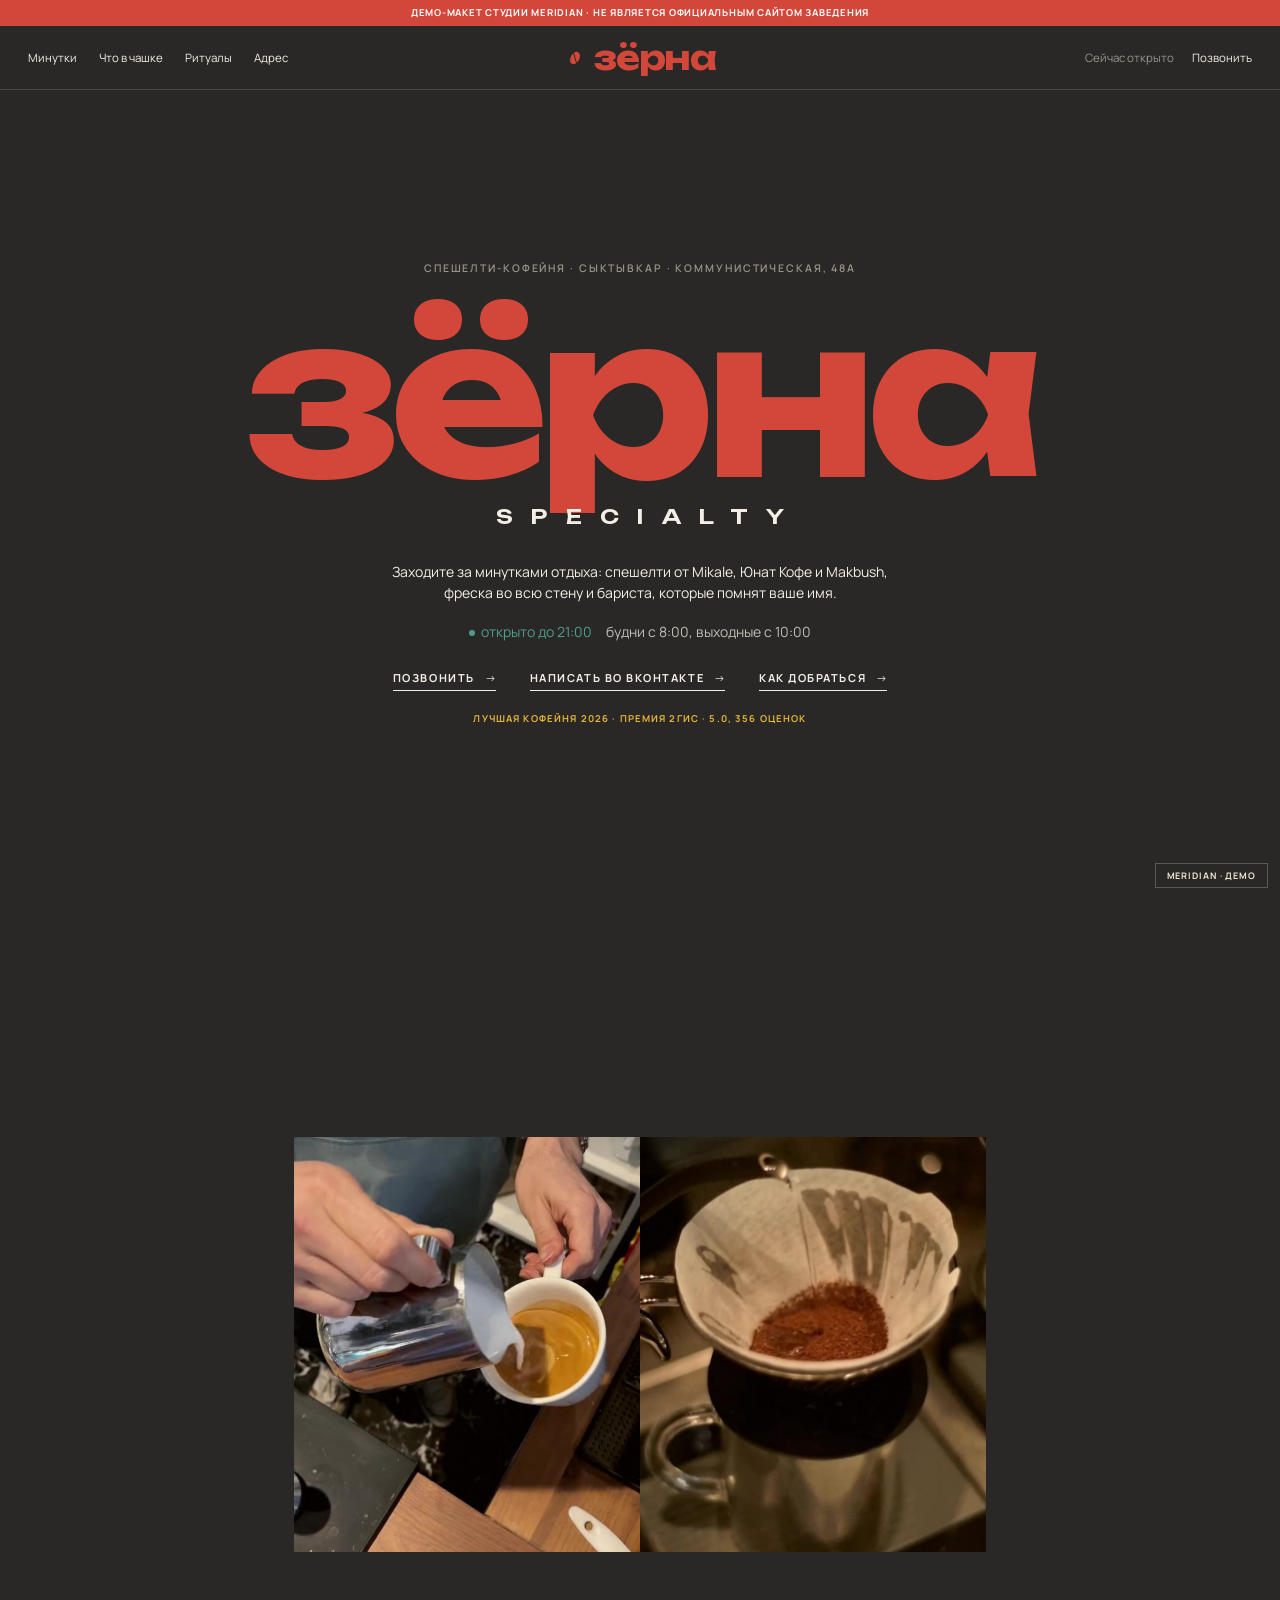
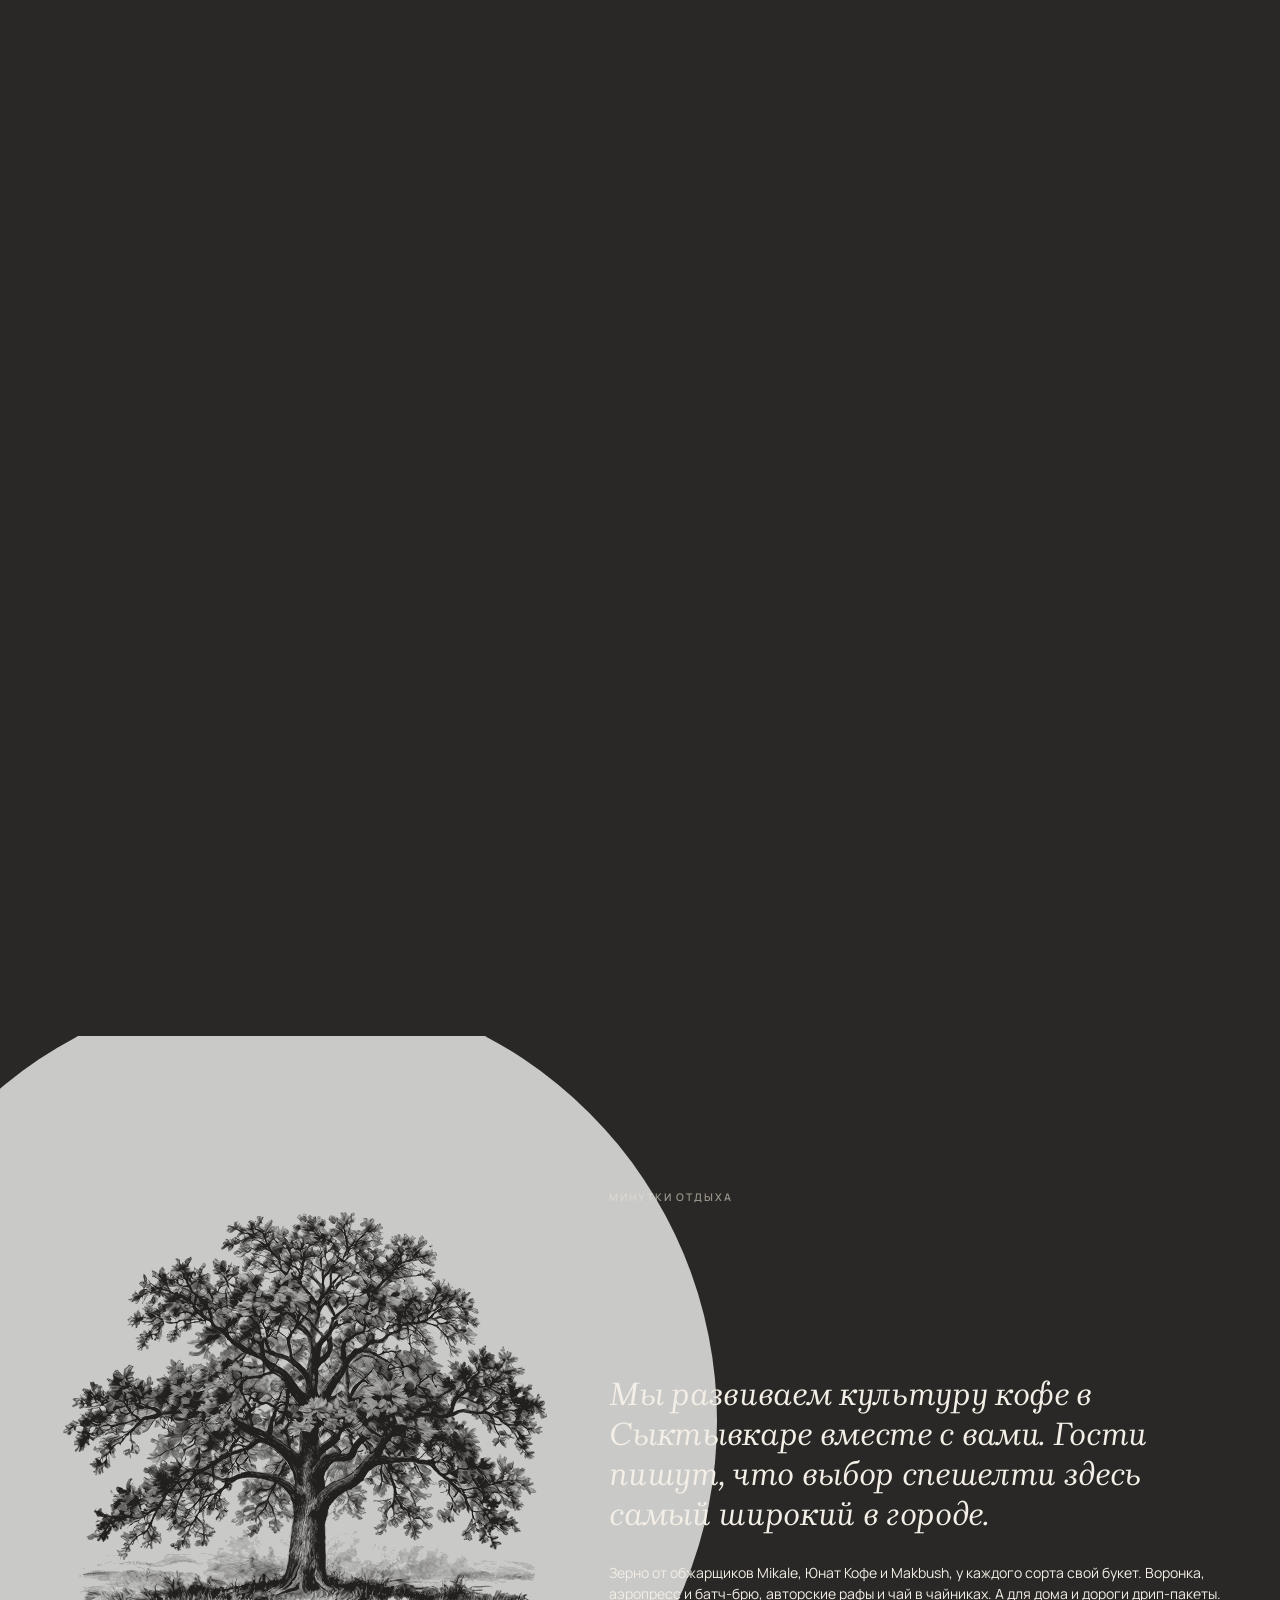
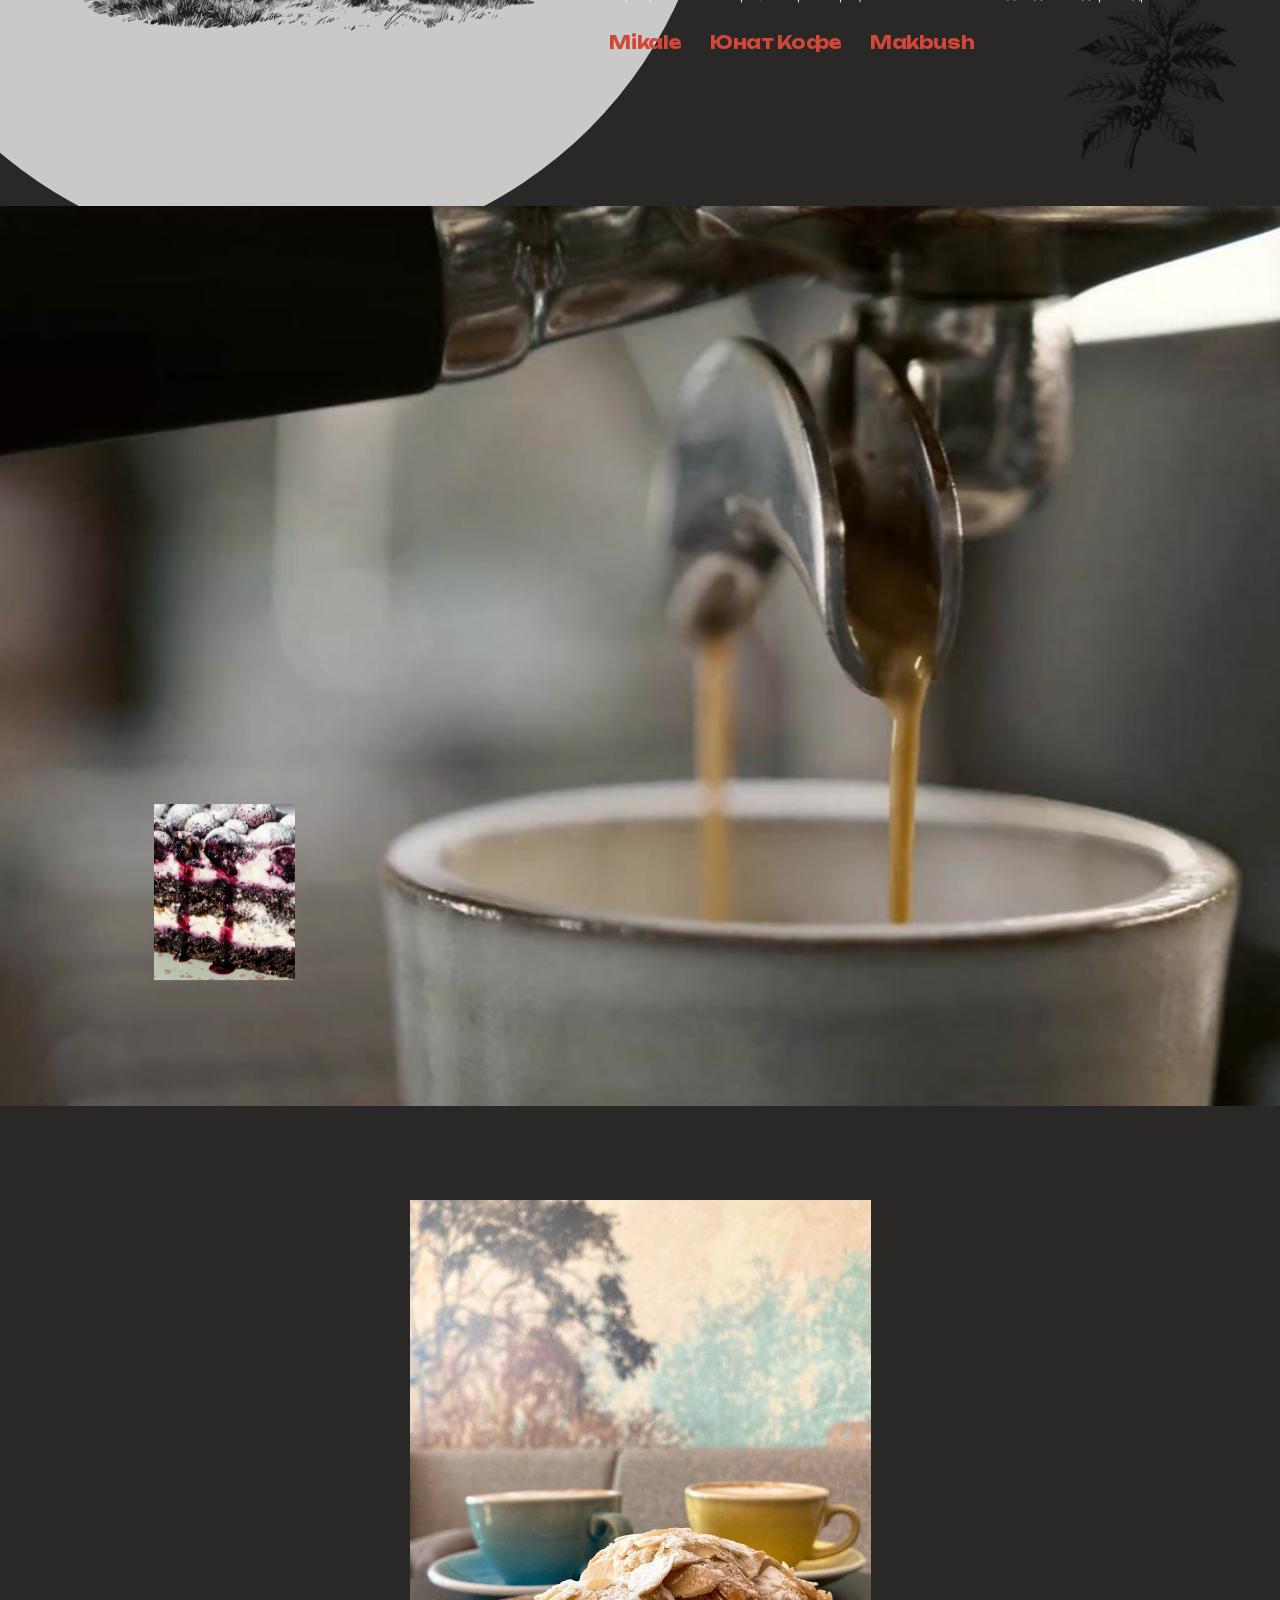
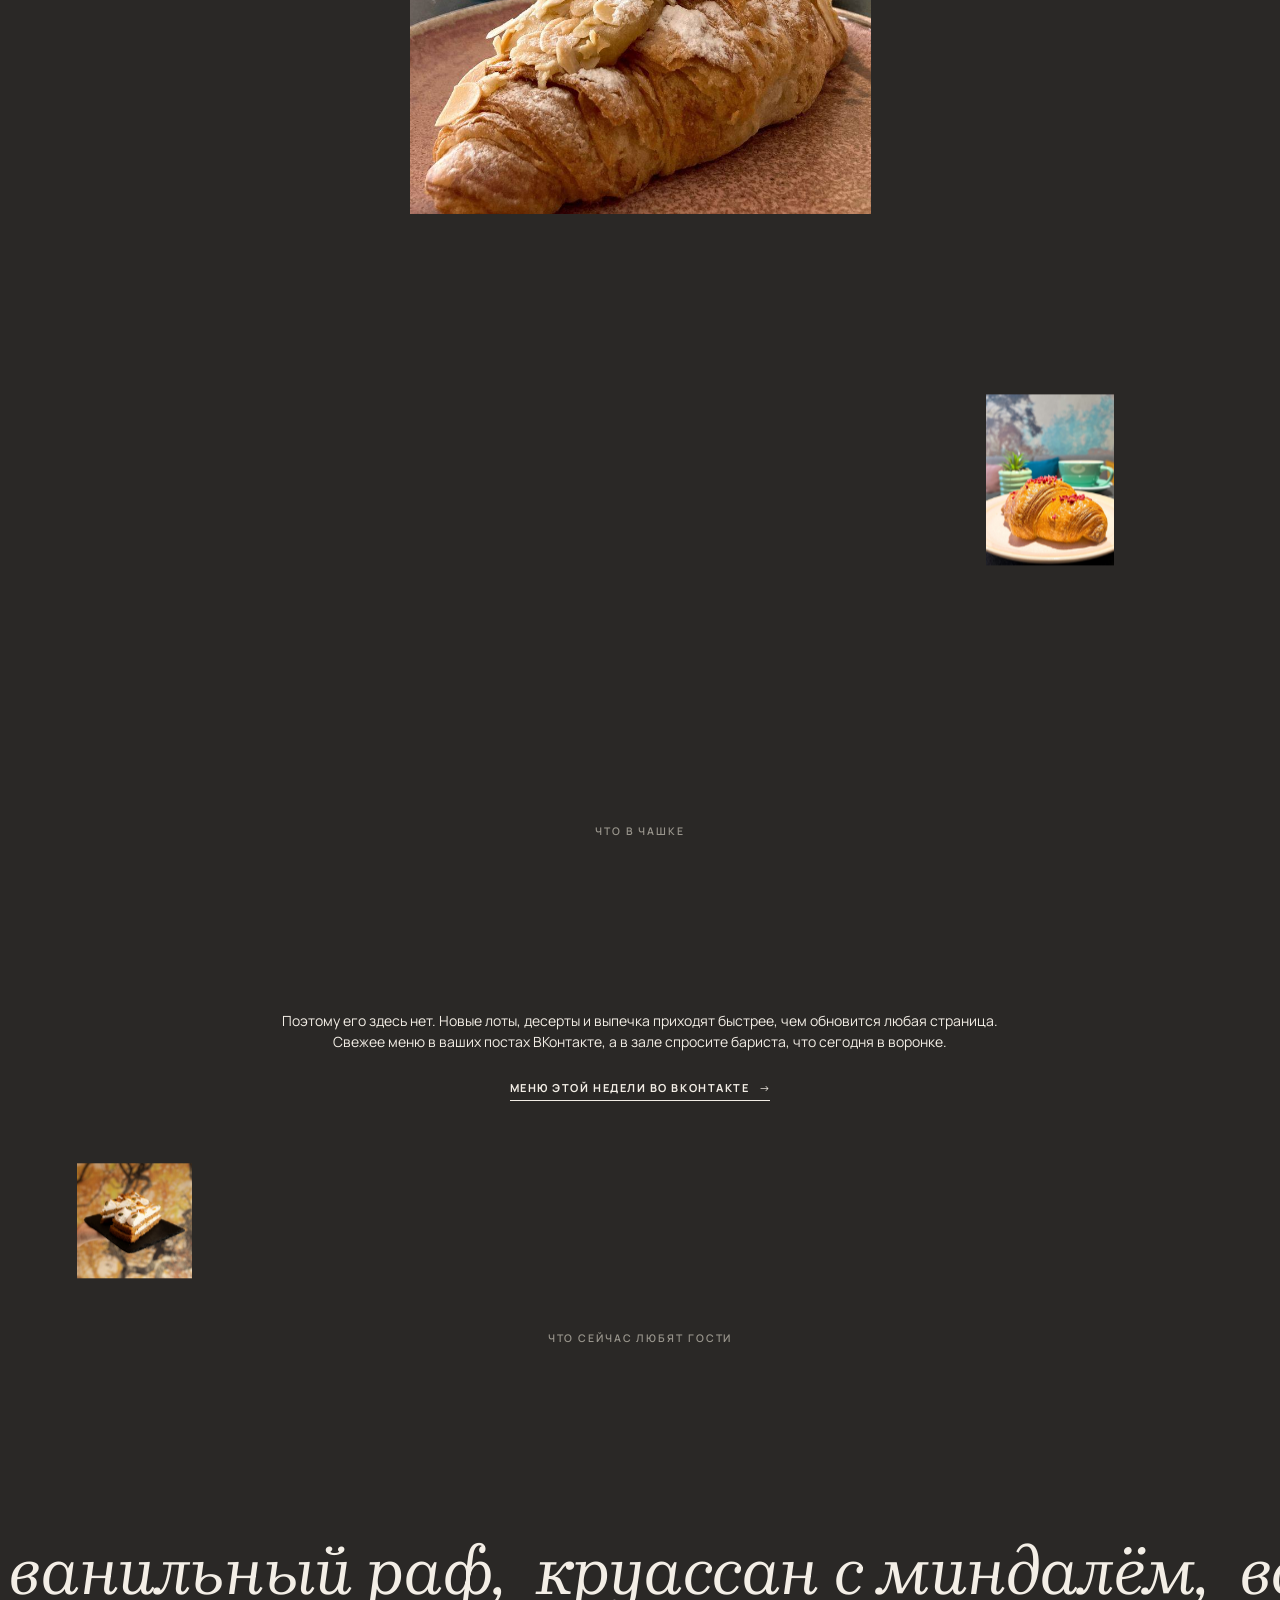
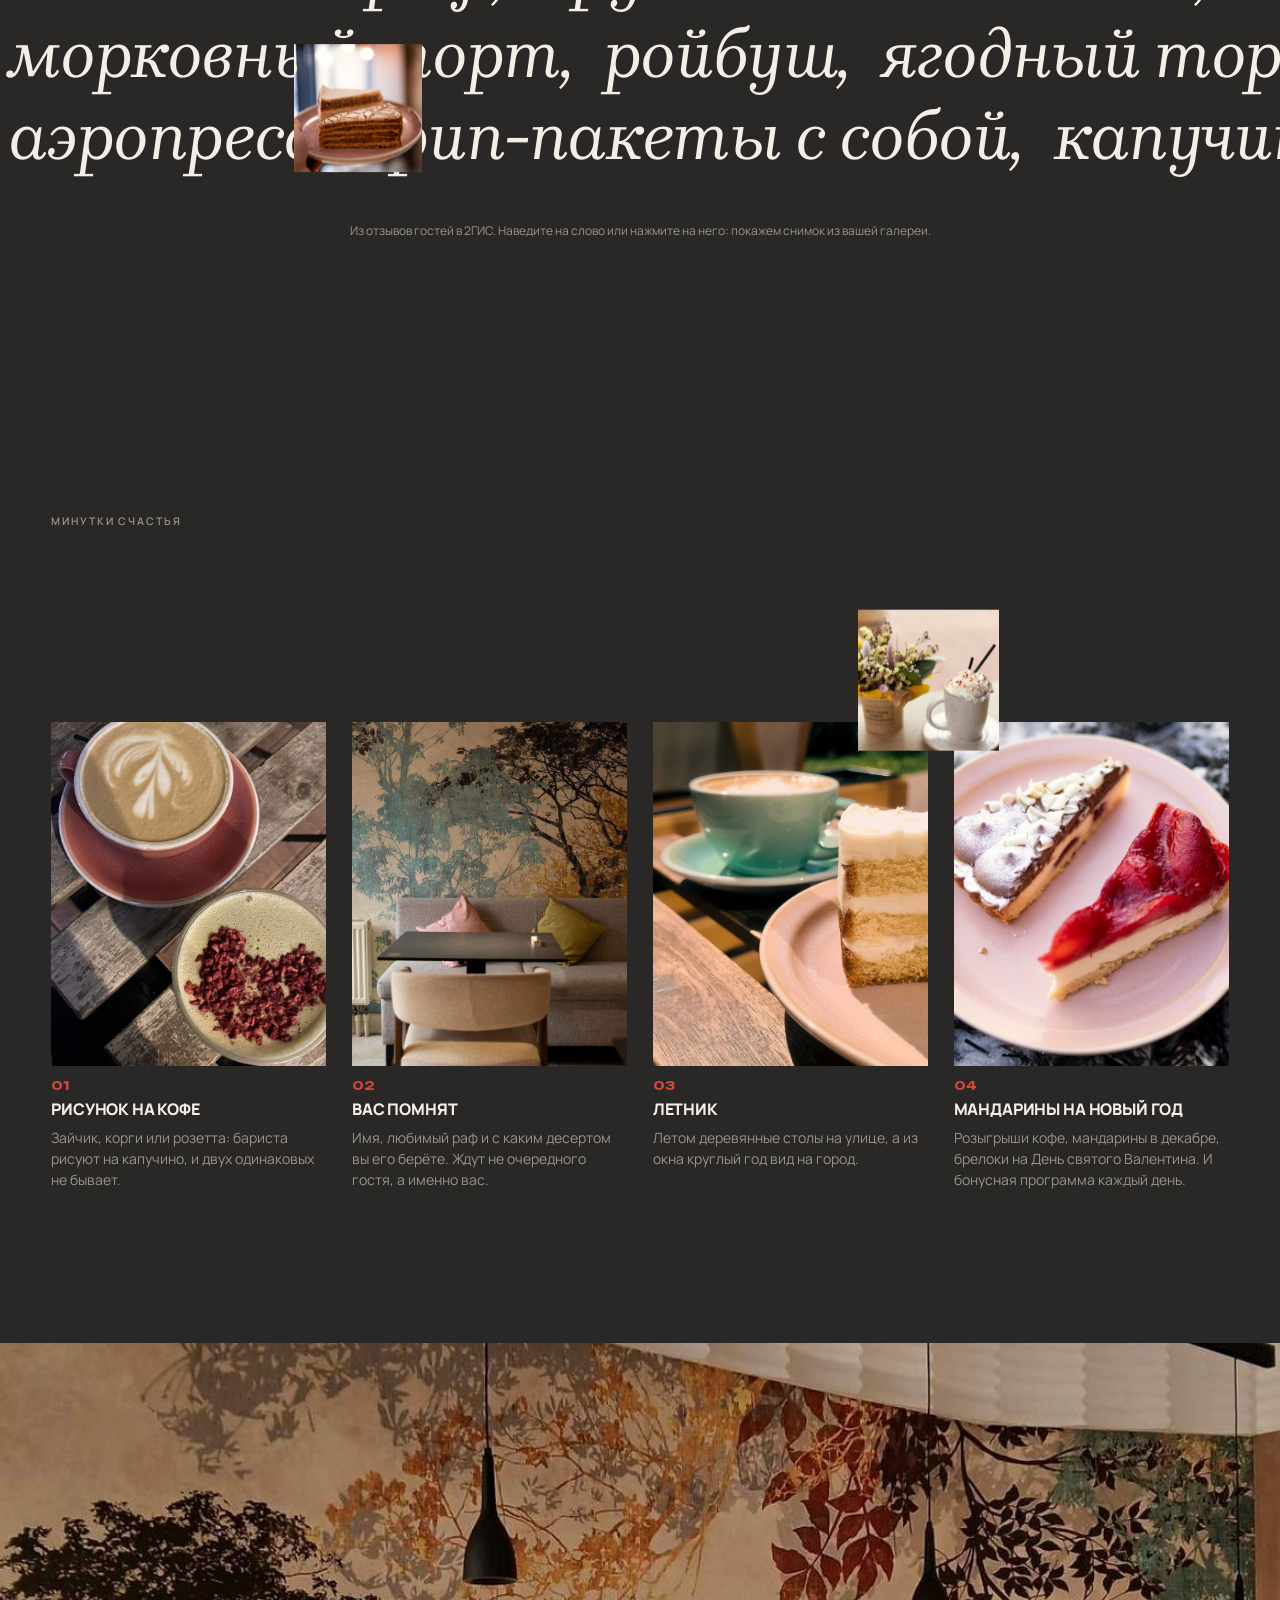
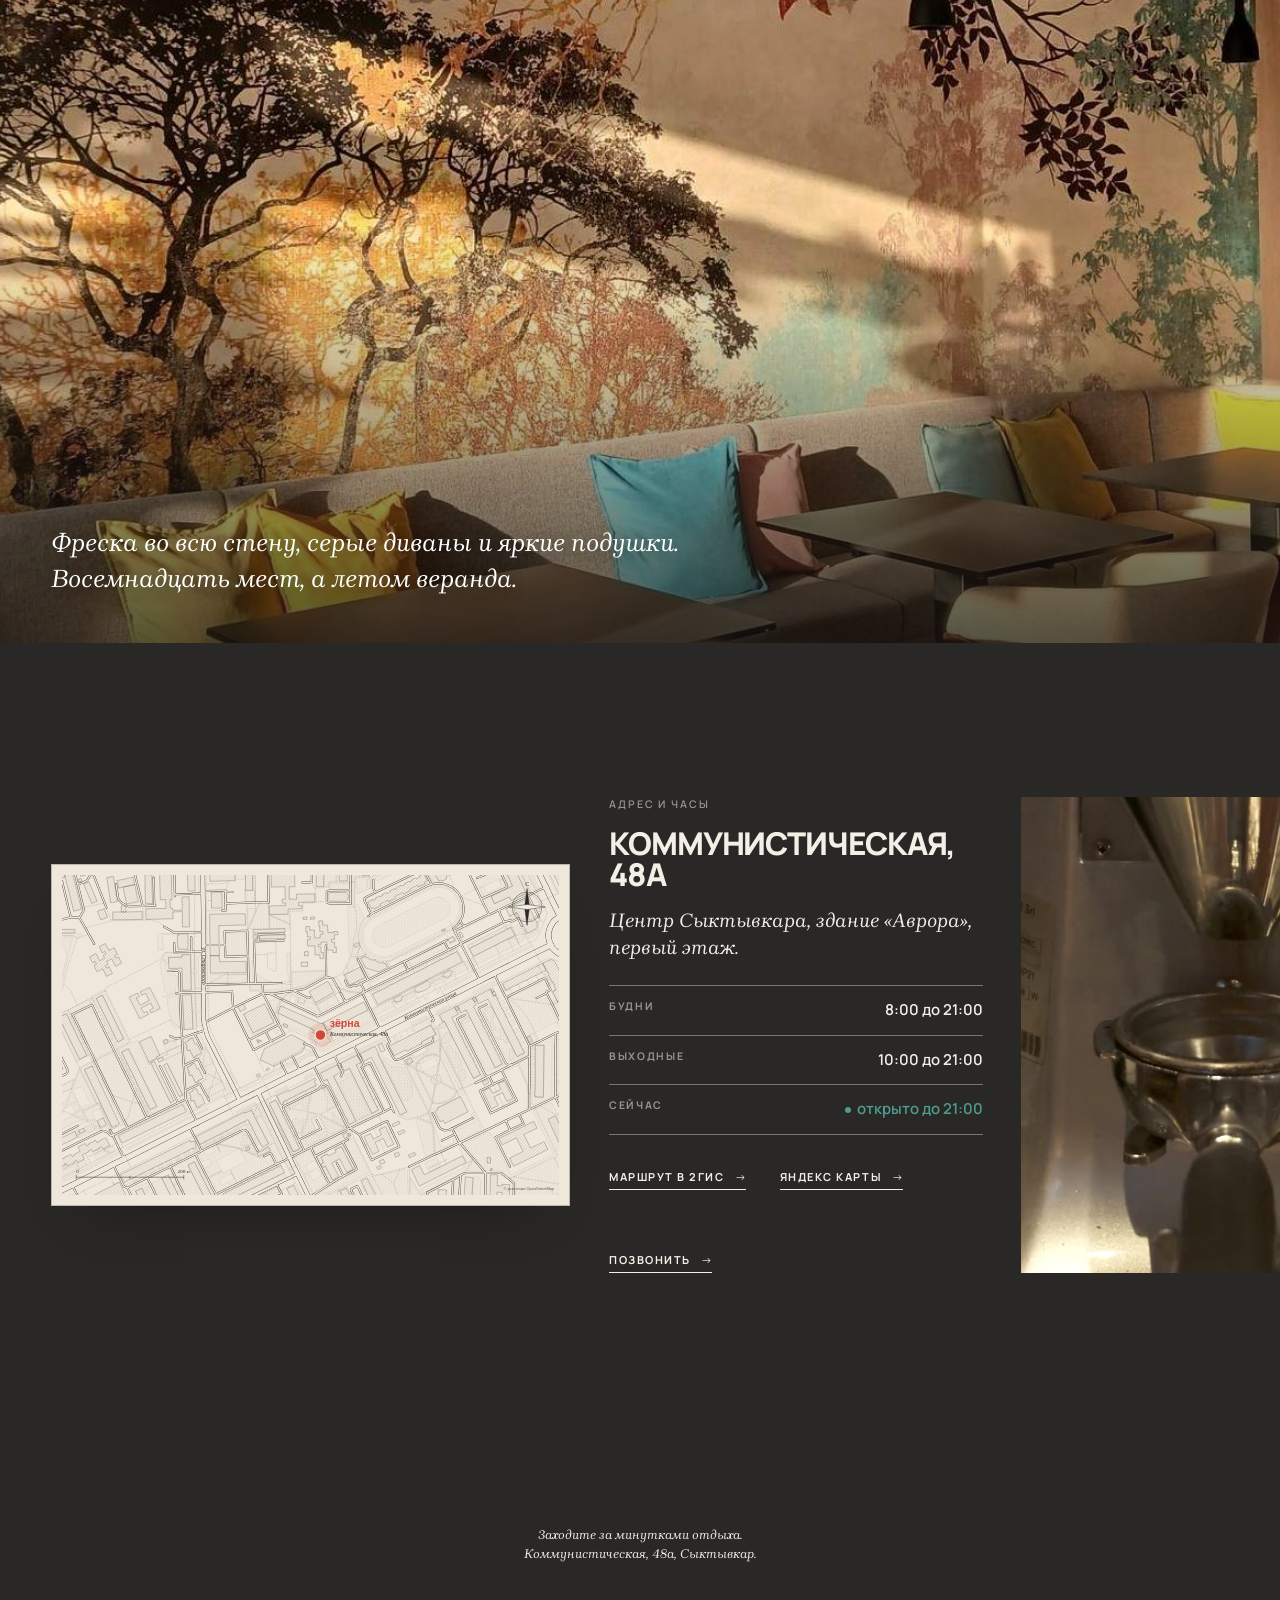
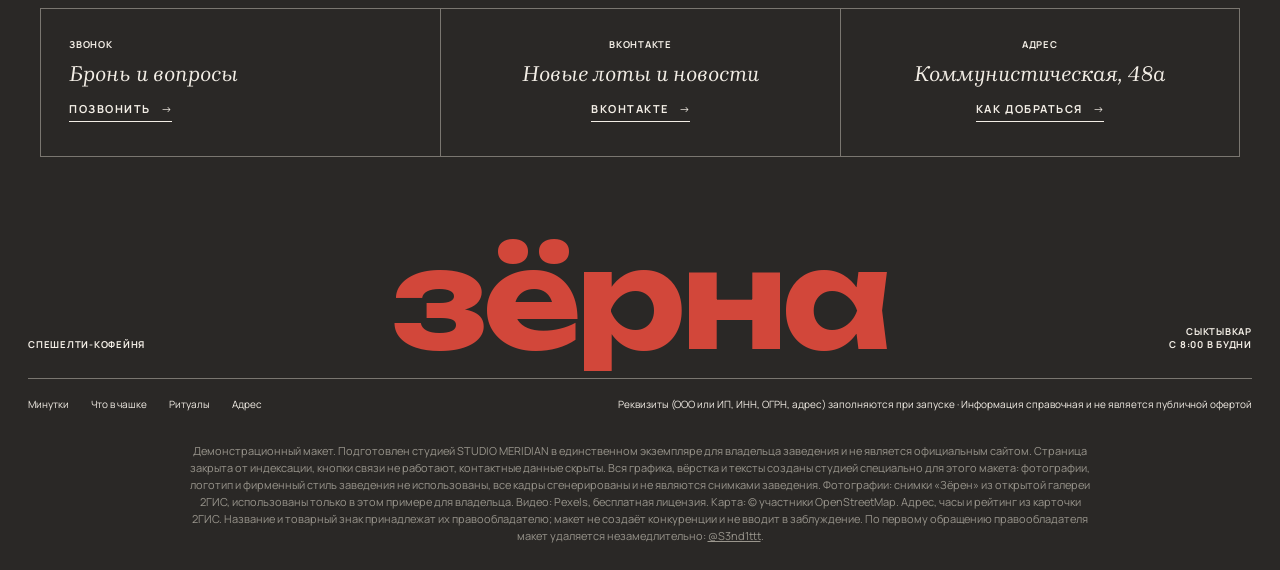
<file: index.html>
<!DOCTYPE html>
<html lang="ru" data-v="3" data-base="" class="nojs" data-tone="g">
<head>
<meta charset="UTF-8">
<meta name="viewport" content="width=device-width, initial-scale=1, viewport-fit=cover">
<meta name="robots" content="noindex, nofollow">
<title>Зёрна · пример сайта-визитки · STUDIO MERIDIAN</title>
<meta name="description" content="Пример сайта-визитки для спешелти-кофейни «Зёрна» в Сыктывкаре: одна страница, без меню.">
<meta name="theme-color" content="#2A2826">
<meta property="og:type" content="website">
<meta property="og:title" content="Зёрна · пример сайта-визитки · STUDIO MERIDIAN">
<meta property="og:description" content="Пример сайта-визитки для спешелти-кофейни «Зёрна» в Сыктывкаре: одна страница, без меню.">
<meta property="og:url" content="http://zerna-card.meridianstud.ru/">
<meta property="og:image" content="http://zerna-card.meridianstud.ru/img/og.jpg?v=3">
<link rel="icon" href="data:image/svg+xml,%3Csvg xmlns='http://www.w3.org/2000/svg' viewBox='0 0 40 40'%3E%3Crect width='40' height='40' rx='9' fill='%232A2826'/%3E%3Cellipse cx='20' cy='20' rx='8' ry='12' transform='rotate(28 20 20)' fill='%23D2473A'/%3E%3Cpath d='M16 10c4 5 3 14 8 19' fill='none' stroke='%232A2826' stroke-width='2'/%3E%3C/svg%3E">
<link rel="preload" href="fonts/unbounded-cyrillic.woff2" as="font" type="font/woff2" crossorigin>
<link rel="preload" href="fonts/manrope.woff2" as="font" type="font/woff2" crossorigin>
<link rel="preload" href="fonts/brygada-italic.woff2" as="font" type="font/woff2" crossorigin>
<link rel="stylesheet" href="skin.css?v=3e9a153c">
<link rel="stylesheet" href="venue.css?v=b419d163">
<noscript><style>.curtain{display:none}</style></noscript>
<script type="application/ld+json">{"@context": "https://schema.org", "@type": "CafeOrCoffeeShop", "name": "Зёрна", "description": "Спешелти-кофейня в центре Сыктывкара", "url": "http://zerna-card.meridianstud.ru/", "image": "http://zerna-card.meridianstud.ru/img/h-fresco.jpg?v=3", "address": {"@type": "PostalAddress", "streetAddress": "Коммунистическая улица, 48а", "addressLocality": "Сыктывкар", "addressRegion": "Республика Коми", "addressCountry": "RU"}, "geo": {"@type": "GeoCoordinates", "latitude": 61.662205, "longitude": 50.807193}, "openingHoursSpecification": [{"@type": "OpeningHoursSpecification", "dayOfWeek": ["Monday", "Tuesday", "Wednesday", "Thursday", "Friday"], "opens": "08:00", "closes": "21:00"}, {"@type": "OpeningHoursSpecification", "dayOfWeek": ["Saturday", "Sunday"], "opens": "10:00", "closes": "21:00"}], "servesCuisine": ["Кофе", "Десерты", "Выпечка"], "sameAs": ["https://vk.com/zernacoffee_skt"]}</script>
</head>
<body>
<p class="demo-strip">Демо-макет студии MERIDIAN · не является официальным сайтом заведения</p>
<div class="curtain" aria-hidden="true"><p class="wm"><span style="--i:0">з</span><span style="--i:1">ё</span><span style="--i:2">р</span><span style="--i:3">н</span><span style="--i:4">а</span></p><div class="pic"><div class="pi"><img src="img/h-fresco.jpg?v=3" alt="" decoding="async" width="1400" height="933"></div></div></div>
<div class="veil" aria-hidden="true"></div>
<header class="top">
  <nav class="nav" aria-label="Разделы"><a href="#minutki">Минутки</a><a href="#chashka">Что в чашке</a><a href="#ritualy">Ритуалы</a><a href="#adres">Адрес</a></nav>
  <button class="burger" type="button" aria-expanded="false" aria-controls="menu">Разделы</button>
  <a class="logo" href="" aria-label="Зёрна, на главную"><svg class="lamp" viewBox="0 0 40 40" aria-hidden="true"><ellipse cx="20" cy="20" rx="8" ry="12" transform="rotate(28 20 20)" fill="currentColor"/><path d="M16 9.5c4.5 5 3 14 7.5 20" fill="none" stroke="var(--bg,#2A2826)" stroke-width="1.8"/></svg><span>зёрна</span></a>
  <div class="right"><span class="now" data-now></span><button type="button" data-hint="В рабочей версии кнопка сразу набирает номер кофейни.">Позвонить</button></div>
</header>
<div class="menu" id="menu" hidden><nav aria-label="Меню"><a href="#minutki">Минутки</a><a href="#chashka">Что в чашке</a><a href="#ritualy">Ритуалы</a><a href="#adres">Адрес</a></nav></div>
<main>

  <section class="hero zh0" data-bg="g">
    <p class="kick">Спешелти-кофейня · Сыктывкар · Коммунистическая, 48а</p>
    <div class="plate rv-f">
      <h1 class="zw"><span class="vh">Зёрна</span><span aria-hidden="true">зёрна</span></h1>
      <p class="spec" aria-hidden="true">specialty</p>
    </div>
    <p class="lead rv-f">Заходите за минутками отдыха: спешелти от Mikale, Юнат Кофе и Makbush,<br>фреска во всю стену и бариста, которые помнят ваше имя.</p>
    <p class="zst rv-f"><span class="st" data-open="8" data-close="21" data-open-we="10" data-close-we="21"></span><span>будни с 8:00, выходные с 10:00</span></p>
    <div class="hbtns rv-f"><button class="btn" type="button" data-hint="В рабочей версии кнопка сразу набирает номер кофейни.">Позвонить</button><button class="btn" type="button" data-hint="В рабочей версии кнопка открывает сообщения вашей группы ВКонтакте.">Написать во ВКонтакте</button><a class="btn" href="#adres">Как добраться</a></div>
    <p class="award rv-f">Лучшая кофейня 2026 · Премия 2ГИС · 5.0, 356 оценок</p>
  </section>
  <section class="duo" data-bg="g" aria-label="Бариста за работой">
    <div class="stick"><div class="pair">
      <figure class="px"><video data-src="video/v-latte.mp4" poster="img/v-latte.jpg?v=3" muted loop playsinline preload="none" width="750" height="900" aria-label="Бариста рисует латте-арт"></video></figure>
      <figure class="px"><video data-src="video/v-pour.mp4" poster="img/v-pour.jpg?v=3" muted loop playsinline preload="none" width="750" height="900" aria-label="Кофе заваривают в воронке"></video></figure>
    </div></div>
  </section>
  <section class="minutki" data-bg="p" id="minutki">
    <div class="circ" aria-hidden="true"></div>
    <img class="eng tree" src="img/g-tree.png?v=3" alt="" loading="lazy" decoding="async">
    <div class="mk">
      <p class="kick">Минутки отдыха</p>
      <h2 class="cap l rv"><span class="ln"><span>Культура кофе</span></span><span class="ln"><span>в центре города</span></span></h2>
      <p class="big2">Мы развиваем культуру кофе в Сыктывкаре вместе с вами. Гости пишут, что выбор спешелти здесь самый широкий в городе.</p>
      <p class="lead">Зерно от обжарщиков Mikale, Юнат Кофе и Makbush, у каждого сорта свой букет. Воронка, аэропресс и батч-брю, авторские рафы и чай в чайниках. А для дома и дороги дрип-пакеты.</p>
      <ul class="roasters"><li>Mikale</li><li>Юнат Кофе</li><li>Makbush</li></ul>
    </div>
    <img class="eng branch" src="img/g-branch.png?v=3" alt="" loading="lazy" decoding="async">
  </section>
  <section class="roast" data-bg="g" aria-label="Эспрессо льётся в чашку">
    <div class="wide"><video data-src="video/v-espresso.mp4" poster="img/v-espresso.jpg?v=3" muted loop playsinline preload="none" width="1920" height="1080" aria-label="Эспрессо льётся из рожка кофемашины в чашку"></video></div>
  </section>
  <section class="collage" data-bg="g" id="chashka">
    <div class="fl"><figure class="c0" data-s="0"><img src="img/z-cups.jpg?v=3" alt="Круассан и чашки, бирюзовая и горчичная" loading="lazy" decoding="async"></figure><figure class="c1" data-s="-.35"><img src="img/z-berry.jpg?v=3" alt="" loading="lazy" decoding="async"></figure><figure class="c2" data-s=".45"><img src="img/z-croissant2.jpg?v=3" alt="" loading="lazy" decoding="async"></figure><figure class="c3" data-s=".75"><img src="img/z-layers.jpg?v=3" alt="" loading="lazy" decoding="async"></figure><figure class="c4" data-s="1.05"><img src="img/z-cocoa.jpg?v=3" alt="" loading="lazy" decoding="async"></figure><figure class="c5" data-s=".6"><img src="img/z-cake.jpg?v=3" alt="" loading="lazy" decoding="async"></figure></div>
    <div class="say">
      <p class="kick">Что в чашке</p>
      <h2 class="cap l rv"><span class="ln"><span>Меню меняется</span></span><span class="ln"><span>каждую неделю</span></span></h2>
      <p class="lead">Поэтому его здесь нет. Новые лоты, десерты и выпечка приходят быстрее, чем обновится любая страница.<br>Свежее меню в ваших постах ВКонтакте, а в зале спросите бариста, что сегодня в воронке.</p>
      <div class="hbtns"><button class="btn" type="button" data-hint="В рабочей версии кнопка открывает ваши посты с меню во ВКонтакте: обновляете там, как сейчас, а сайт трогать не нужно.">Меню этой недели во ВКонтакте</button></div>
    </div>
  </section>
  <section class="playlist" data-bg="l">
    <p class="kick">Что сейчас любят гости</p>
    <h2 class="cap l rv"><span class="ln"><span>За чем</span></span><span class="ln"><span>возвращаются</span></span></h2>
    <div class="mqs" aria-label="Любимые позиции гостей"><div class="mq"><div class="mqi"><span class="tr" data-c="raf">ванильный раф,</span> <span class="tr" data-c="almond">круассан с миндалём,</span> <span class="tr" data-c="pour">воронка,</span> <span class="tr" data-c="batch">батч-брю,</span> <span class="tr" data-c="carrot">морковный торт,</span> <span class="tr" data-c="rooibos">ройбуш,</span> <span class="tr" data-c="berry">ягодный торт,</span> <span class="tr" data-c="cocoa">какао,</span> <span class="tr" data-c="aero">аэропресс,</span> <span class="tr" data-c="drip">дрип-пакеты с собой,</span> <span class="tr" data-c="bunny">капучино с зайчиком,</span> <span class="tr" data-c="pastry">слоёная выпечка,</span><span class="tr" data-c="raf">ванильный раф,</span> <span class="tr" data-c="almond">круассан с миндалём,</span> <span class="tr" data-c="pour">воронка,</span> <span class="tr" data-c="batch">батч-брю,</span> <span class="tr" data-c="carrot">морковный торт,</span> <span class="tr" data-c="rooibos">ройбуш,</span> <span class="tr" data-c="berry">ягодный торт,</span> <span class="tr" data-c="cocoa">какао,</span> <span class="tr" data-c="aero">аэропресс,</span> <span class="tr" data-c="drip">дрип-пакеты с собой,</span> <span class="tr" data-c="bunny">капучино с зайчиком,</span> <span class="tr" data-c="pastry">слоёная выпечка,</span></div></div><div class="mq rev"><div class="mqi"><span class="tr" data-c="carrot">морковный торт,</span> <span class="tr" data-c="rooibos">ройбуш,</span> <span class="tr" data-c="berry">ягодный торт,</span> <span class="tr" data-c="cocoa">какао,</span> <span class="tr" data-c="aero">аэропресс,</span> <span class="tr" data-c="drip">дрип-пакеты с собой,</span> <span class="tr" data-c="bunny">капучино с зайчиком,</span> <span class="tr" data-c="pastry">слоёная выпечка,</span> <span class="tr" data-c="raf">ванильный раф,</span> <span class="tr" data-c="almond">круассан с миндалём,</span> <span class="tr" data-c="pour">воронка,</span> <span class="tr" data-c="batch">батч-брю,</span><span class="tr" data-c="carrot">морковный торт,</span> <span class="tr" data-c="rooibos">ройбуш,</span> <span class="tr" data-c="berry">ягодный торт,</span> <span class="tr" data-c="cocoa">какао,</span> <span class="tr" data-c="aero">аэропресс,</span> <span class="tr" data-c="drip">дрип-пакеты с собой,</span> <span class="tr" data-c="bunny">капучино с зайчиком,</span> <span class="tr" data-c="pastry">слоёная выпечка,</span> <span class="tr" data-c="raf">ванильный раф,</span> <span class="tr" data-c="almond">круассан с миндалём,</span> <span class="tr" data-c="pour">воронка,</span> <span class="tr" data-c="batch">батч-брю,</span></div></div><div class="mq"><div class="mqi"><span class="tr" data-c="aero">аэропресс,</span> <span class="tr" data-c="drip">дрип-пакеты с собой,</span> <span class="tr" data-c="bunny">капучино с зайчиком,</span> <span class="tr" data-c="pastry">слоёная выпечка,</span> <span class="tr" data-c="raf">ванильный раф,</span> <span class="tr" data-c="almond">круассан с миндалём,</span> <span class="tr" data-c="pour">воронка,</span> <span class="tr" data-c="batch">батч-брю,</span> <span class="tr" data-c="carrot">морковный торт,</span> <span class="tr" data-c="rooibos">ройбуш,</span> <span class="tr" data-c="berry">ягодный торт,</span> <span class="tr" data-c="cocoa">какао,</span><span class="tr" data-c="aero">аэропресс,</span> <span class="tr" data-c="drip">дрип-пакеты с собой,</span> <span class="tr" data-c="bunny">капучино с зайчиком,</span> <span class="tr" data-c="pastry">слоёная выпечка,</span> <span class="tr" data-c="raf">ванильный раф,</span> <span class="tr" data-c="almond">круассан с миндалём,</span> <span class="tr" data-c="pour">воронка,</span> <span class="tr" data-c="batch">батч-брю,</span> <span class="tr" data-c="carrot">морковный торт,</span> <span class="tr" data-c="rooibos">ройбуш,</span> <span class="tr" data-c="berry">ягодный торт,</span> <span class="tr" data-c="cocoa">какао,</span></div></div></div>
    <p class="pl-note">Из отзывов гостей в 2ГИС. Наведите на слово или нажмите на него: покажем снимок из вашей галереи.</p>
    <div class="cover" aria-hidden="true"><img alt=""></div>
  </section>
  <section class="rit" data-bg="p" id="ritualy">
    <p class="kick">Минутки счастья</p>
    <h2 class="cap l rv"><span class="ln"><span>Маленькие</span></span><span class="ln"><span>ритуалы</span></span></h2>
    <div class="rg"><article><figure class="px"><img src="img/z-art.jpg?v=3" alt="Рисунок на кофе" loading="lazy" decoding="async"></figure><p class="rn">01</p><b>Рисунок на кофе</b><p>Зайчик, корги или розетта: бариста рисуют на капучино, и двух одинаковых не бывает.</p></article><article><figure class="px"><img src="img/z-sofa.jpg?v=3" alt="Вас помнят" loading="lazy" decoding="async"></figure><p class="rn">02</p><b>Вас помнят</b><p>Имя, любимый раф и с каким десертом вы его берёте. Ждут не очередного гостя, а именно вас.</p></article><article><figure class="px"><img src="img/z-summer.jpg?v=3" alt="Летник" loading="lazy" decoding="async"></figure><p class="rn">03</p><b>Летник</b><p>Летом деревянные столы на улице, а из окна круглый год вид на город.</p></article><article><figure class="px"><img src="img/z-winter.jpg?v=3" alt="Мандарины на Новый год" loading="lazy" decoding="async"></figure><p class="rn">04</p><b>Мандарины на Новый год</b><p>Розыгрыши кофе, мандарины в декабре, брелоки на День святого Валентина. И бонусная программа каждый день.</p></article></div>
  </section>
  <section class="fresco" data-bg="g">
    <figure class="px"><img src="img/h-fresco.jpg?v=3" alt="Зал с фреской деревьев, серыми диванами и яркими подушками" loading="lazy" decoding="async"></figure>
    <p class="fc"><span>Фреска во всю стену, серые диваны и яркие подушки.</span><span>Восемнадцать мест, а летом веранда.</span></p>
  </section>
  <section class="addr" data-bg="p" id="adres">
    <figure class="map"><img src="img/map.svg" alt="Карта центра Сыктывкара: «Зёрна» на Коммунистической, 48а" loading="lazy" decoding="async" width="1400" height="900"></figure>
    <div class="ai">
      <p class="kick">Адрес и часы</p>
      <h2 class="cap l rv"><span class="ln"><span>Коммунистическая,</span></span><span class="ln"><span>48а</span></span></h2>
      <p class="it2">Центр Сыктывкара, здание «Аврора», первый этаж.</p>
      <dl class="hrs"><div><dt>Будни</dt><dd>8:00 до 21:00</dd></div><div><dt>Выходные</dt><dd>10:00 до 21:00</dd></div>
        <div><dt>Сейчас</dt><dd><span class="st" data-open="8" data-close="21" data-open-we="10" data-close-we="21"></span></dd></div></dl>
      <div class="hbtns"><button class="btn" type="button" data-hint="В рабочей версии кнопка откроет маршрут в 2ГИС.">Маршрут в 2ГИС</button><button class="btn" type="button" data-hint="В рабочей версии кнопка откроет маршрут в Яндекс Картах.">Яндекс Карты</button><button class="btn" type="button" data-hint="В рабочей версии кнопка сразу набирает номер.">Позвонить</button></div>
    </div>
    <figure class="px grind"><video data-src="video/v-grind.mp4" poster="img/v-grind.jpg?v=3" muted loop playsinline preload="none" width="750" height="900" aria-label="Зерно в кофемолке"></video></figure>
  </section>
</main>
<footer class="foot" data-bg="g">
  <p class="quote">Заходите за минутками отдыха.<br>Коммунистическая, 48а, Сыктывкар.</p>
  <div class="boxes"><div class="box"><p class="k">Звонок</p><p class="it">Бронь и вопросы</p><button class="btn" type="button" data-hint="В рабочей версии кнопка набирает номер.">Позвонить</button></div><div class="box"><p class="k">ВКонтакте</p><p class="it">Новые лоты и новости</p><button class="btn" type="button" data-hint="В рабочей версии здесь ваша группа ВКонтакте.">ВКонтакте</button></div><div class="box"><p class="k">Адрес</p><p class="it">Коммунистическая, 48а</p><button class="btn" type="button" data-hint="В рабочей версии кнопка открывает маршрут.">Как добраться</button></div></div>
  <div class="sig"><p class="k">Спешелти-кофейня</p><p class="wm" aria-hidden="true">зёрна</p><p class="k r">Сыктывкар<br>с 8:00 в будни</p></div>
  <div class="fine">
    <span><a href="#minutki">Минутки</a><a href="#chashka">Что в чашке</a><a href="#ritualy">Ритуалы</a><a href="#adres">Адрес</a></span>
    <span>Реквизиты (ООО или ИП, ИНН, ОГРН, адрес) заполняются при запуске · Информация справочная и не является публичной офертой</span>
  </div>
  <p class="note">Демонстрационный макет. Подготовлен студией STUDIO MERIDIAN в единственном экземпляре для владельца заведения и не является официальным сайтом. Страница закрыта от индексации, кнопки связи не работают, контактные данные скрыты. Вся графика, вёрстка и тексты созданы студией специально для этого макета: фотографии, логотип и фирменный стиль заведения не использованы, все кадры сгенерированы и не являются снимками заведения. Фотографии: снимки «Зёрен» из открытой галереи 2ГИС, использованы только в этом примере для владельца. Видео: Pexels, бесплатная лицензия. Карта: © участники OpenStreetMap. Адрес, часы и рейтинг из карточки 2ГИС. Название и товарный знак принадлежат их правообладателю; макет не создаёт конкуренции и не вводит в заблуждение. По первому обращению правообладателя макет удаляется незамедлительно: <a href="https://t.me/S3nd1ttt" target="_blank" rel="noopener">@S3nd1ttt</a>.</p>
</footer>
<div class="toast" role="status" aria-live="polite" hidden></div>
<a class="mer-badge" href="https://t.me/S3nd1ttt" target="_blank" rel="noopener">MERIDIAN · Демо</a>
<script src="skin.js?v=bad26fa8"></script>
</body>
</html>
</file>
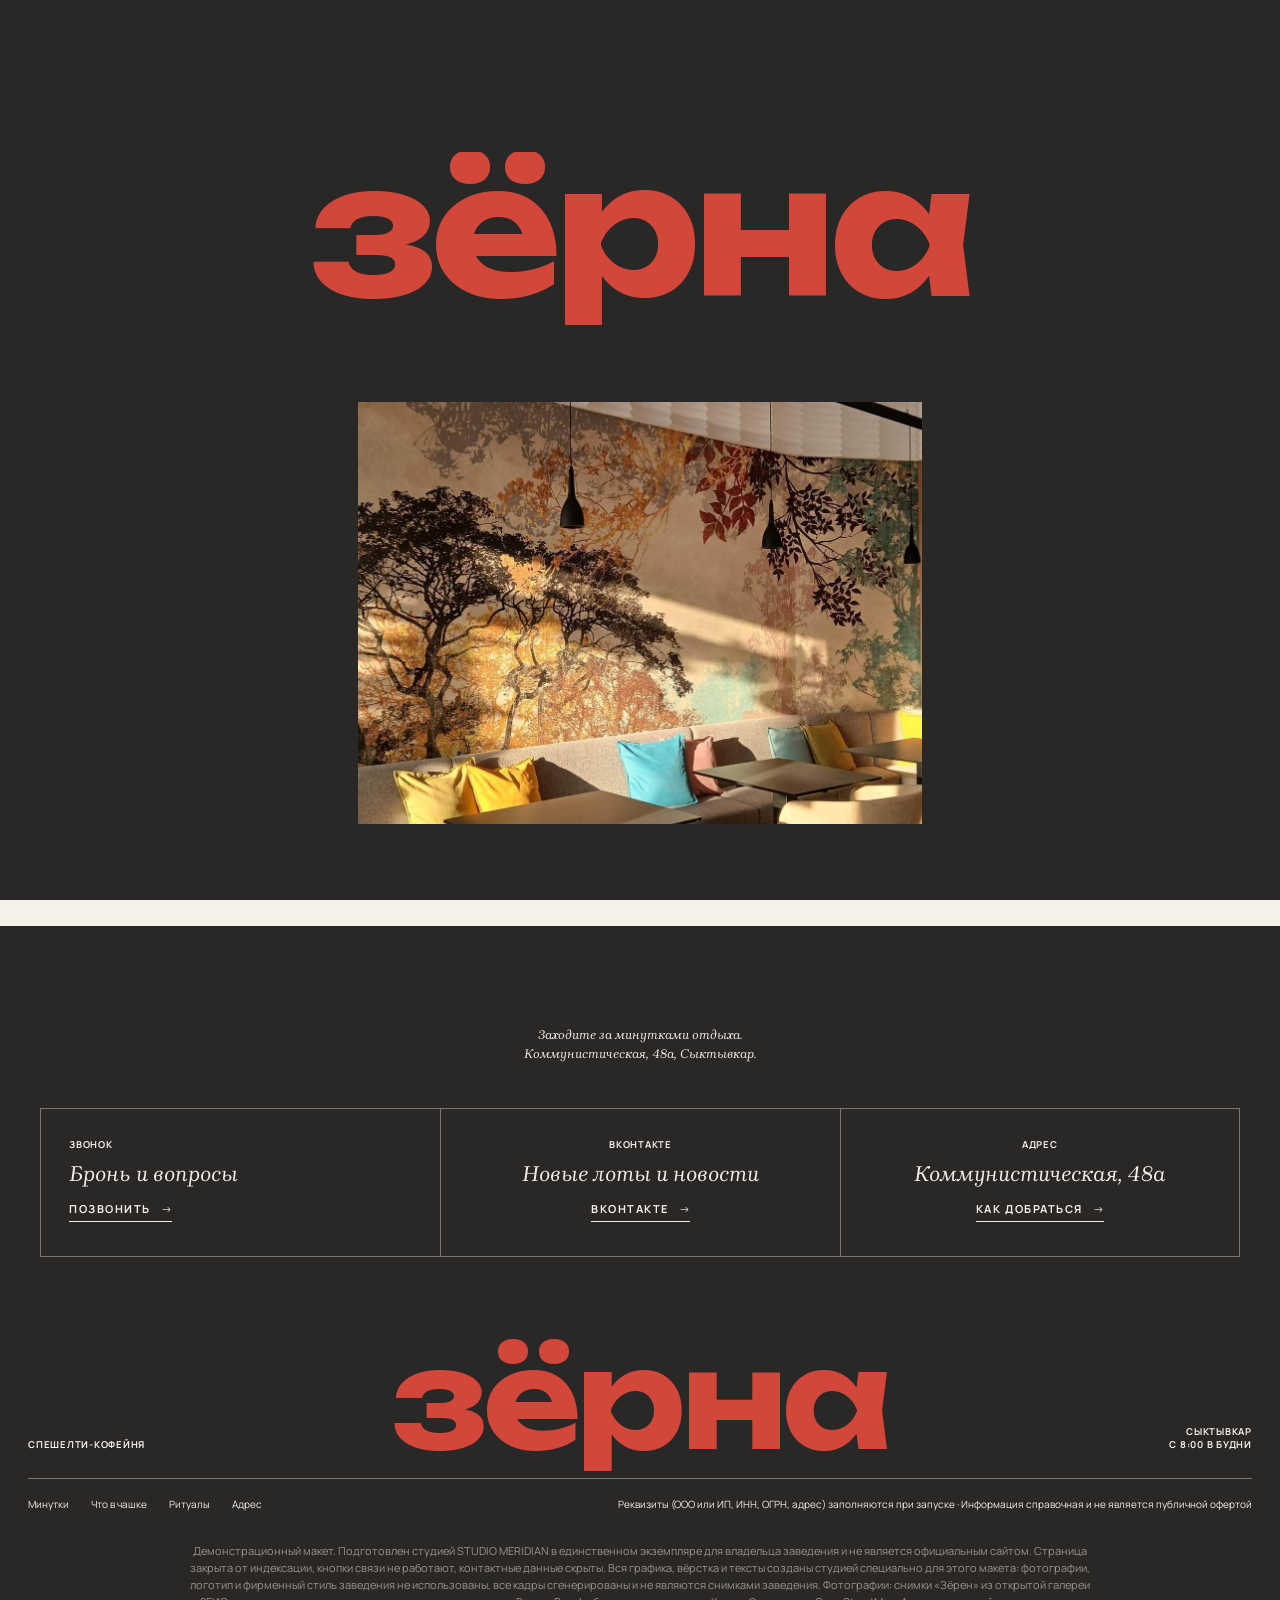
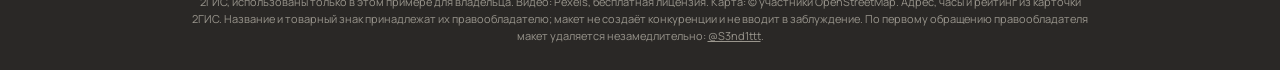
<file: 404/index.html>
<!DOCTYPE html>
<html lang="ru" data-v="3" data-base="../" class="nojs" data-tone="l">
<head>
<meta charset="UTF-8">
<meta name="viewport" content="width=device-width, initial-scale=1, viewport-fit=cover">
<meta name="robots" content="noindex, nofollow">
<title>Страница не найдена · Зёрна · пример сайта-визитки · STUDIO MERIDIAN</title>
<meta name="description" content="Такой страницы нет.">
<meta name="theme-color" content="#2A2826">
<meta property="og:type" content="website">
<meta property="og:title" content="Зёрна · пример сайта-визитки · STUDIO MERIDIAN">
<meta property="og:description" content="Такой страницы нет.">
<meta property="og:url" content="http://zerna-card.meridianstud.ru/404/">
<meta property="og:image" content="http://zerna-card.meridianstud.ru/img/og.jpg?v=3">
<link rel="icon" href="data:image/svg+xml,%3Csvg xmlns='http://www.w3.org/2000/svg' viewBox='0 0 40 40'%3E%3Crect width='40' height='40' rx='9' fill='%232A2826'/%3E%3Cellipse cx='20' cy='20' rx='8' ry='12' transform='rotate(28 20 20)' fill='%23D2473A'/%3E%3Cpath d='M16 10c4 5 3 14 8 19' fill='none' stroke='%232A2826' stroke-width='2'/%3E%3C/svg%3E">
<link rel="preload" href="../fonts/unbounded-cyrillic.woff2" as="font" type="font/woff2" crossorigin>
<link rel="preload" href="../fonts/manrope.woff2" as="font" type="font/woff2" crossorigin>
<link rel="preload" href="../fonts/brygada-italic.woff2" as="font" type="font/woff2" crossorigin>
<link rel="stylesheet" href="../skin.css?v=3e9a153c">
<link rel="stylesheet" href="../venue.css?v=b419d163">
<noscript><style>.curtain{display:none}</style></noscript>
<script type="application/ld+json">{"@context": "https://schema.org", "@type": "CafeOrCoffeeShop", "name": "Зёрна", "description": "Спешелти-кофейня в центре Сыктывкара", "url": "http://zerna-card.meridianstud.ru/", "image": "http://zerna-card.meridianstud.ru/img/h-fresco.jpg?v=3", "address": {"@type": "PostalAddress", "streetAddress": "Коммунистическая улица, 48а", "addressLocality": "Сыктывкар", "addressRegion": "Республика Коми", "addressCountry": "RU"}, "geo": {"@type": "GeoCoordinates", "latitude": 61.662205, "longitude": 50.807193}, "openingHoursSpecification": [{"@type": "OpeningHoursSpecification", "dayOfWeek": ["Monday", "Tuesday", "Wednesday", "Thursday", "Friday"], "opens": "08:00", "closes": "21:00"}, {"@type": "OpeningHoursSpecification", "dayOfWeek": ["Saturday", "Sunday"], "opens": "10:00", "closes": "21:00"}], "servesCuisine": ["Кофе", "Десерты", "Выпечка"], "sameAs": ["https://vk.com/zernacoffee_skt"]}</script>
</head>
<body>
<p class="demo-strip">Демо-макет студии MERIDIAN · не является официальным сайтом заведения</p>
<div class="curtain" aria-hidden="true"><p class="wm"><span style="--i:0">з</span><span style="--i:1">ё</span><span style="--i:2">р</span><span style="--i:3">н</span><span style="--i:4">а</span></p><div class="pic"><div class="pi"><img src="../img/h-fresco.jpg?v=3" alt="" decoding="async" width="1400" height="933"></div></div></div>
<div class="veil" aria-hidden="true"></div>
<header class="top">
  <nav class="nav" aria-label="Разделы"><a href="../#minutki">Минутки</a><a href="../#chashka">Что в чашке</a><a href="../#ritualy">Ритуалы</a><a href="../#adres">Адрес</a></nav>
  <button class="burger" type="button" aria-expanded="false" aria-controls="menu">Разделы</button>
  <a class="logo" href="../" aria-label="Зёрна, на главную"><svg class="lamp" viewBox="0 0 40 40" aria-hidden="true"><ellipse cx="20" cy="20" rx="8" ry="12" transform="rotate(28 20 20)" fill="currentColor"/><path d="M16 9.5c4.5 5 3 14 7.5 20" fill="none" stroke="var(--bg,#2A2826)" stroke-width="1.8"/></svg><span>зёрна</span></a>
  <div class="right"><span class="now" data-now></span><button type="button" data-hint="В рабочей версии кнопка сразу набирает номер кофейни.">Позвонить</button></div>
</header>
<div class="menu" id="menu" hidden><nav aria-label="Меню"><a href="../#minutki">Минутки</a><a href="../#chashka">Что в чашке</a><a href="../#ritualy">Ритуалы</a><a href="../#adres">Адрес</a></nav></div>
<main class="nf" data-bg="l">

  <h1 class="cap xxl rv"><span class="ln"><span>404</span></span><span class="ln"><span>Не найдено</span></span></h1>
  <p class="lead">Такой страницы нет. Визитка помещается на одной странице.</p>
  <a class="btn dark" href="../">На главную</a>
</main>
<footer class="foot" data-bg="g">
  <p class="quote">Заходите за минутками отдыха.<br>Коммунистическая, 48а, Сыктывкар.</p>
  <div class="boxes"><div class="box"><p class="k">Звонок</p><p class="it">Бронь и вопросы</p><button class="btn" type="button" data-hint="В рабочей версии кнопка набирает номер.">Позвонить</button></div><div class="box"><p class="k">ВКонтакте</p><p class="it">Новые лоты и новости</p><button class="btn" type="button" data-hint="В рабочей версии здесь ваша группа ВКонтакте.">ВКонтакте</button></div><div class="box"><p class="k">Адрес</p><p class="it">Коммунистическая, 48а</p><button class="btn" type="button" data-hint="В рабочей версии кнопка открывает маршрут.">Как добраться</button></div></div>
  <div class="sig"><p class="k">Спешелти-кофейня</p><p class="wm" aria-hidden="true">зёрна</p><p class="k r">Сыктывкар<br>с 8:00 в будни</p></div>
  <div class="fine">
    <span><a href="../#minutki">Минутки</a><a href="../#chashka">Что в чашке</a><a href="../#ritualy">Ритуалы</a><a href="../#adres">Адрес</a></span>
    <span>Реквизиты (ООО или ИП, ИНН, ОГРН, адрес) заполняются при запуске · Информация справочная и не является публичной офертой</span>
  </div>
  <p class="note">Демонстрационный макет. Подготовлен студией STUDIO MERIDIAN в единственном экземпляре для владельца заведения и не является официальным сайтом. Страница закрыта от индексации, кнопки связи не работают, контактные данные скрыты. Вся графика, вёрстка и тексты созданы студией специально для этого макета: фотографии, логотип и фирменный стиль заведения не использованы, все кадры сгенерированы и не являются снимками заведения. Фотографии: снимки «Зёрен» из открытой галереи 2ГИС, использованы только в этом примере для владельца. Видео: Pexels, бесплатная лицензия. Карта: © участники OpenStreetMap. Адрес, часы и рейтинг из карточки 2ГИС. Название и товарный знак принадлежат их правообладателю; макет не создаёт конкуренции и не вводит в заблуждение. По первому обращению правообладателя макет удаляется незамедлительно: <a href="https://t.me/S3nd1ttt" target="_blank" rel="noopener">@S3nd1ttt</a>.</p>
</footer>
<div class="toast" role="status" aria-live="polite" hidden></div>
<a class="mer-badge" href="https://t.me/S3nd1ttt" target="_blank" rel="noopener">MERIDIAN · Демо</a>
<script src="../skin.js?v=bad26fa8"></script>
</body>
</html>
</file>
<file: skin.css>
/* DEMOKIT, кожа MAISON: каркас MAISON CAFÉ (шрифты Manrope и Brygada 1918, SIL OFL) для демо реальным заведениям.
   Палитра и шрифты в переменных :root, заведение переопределяет их в своём venue.css. Фон меняется по разделам data-bg. */
@font-face{font-family:'MSans';src:url(fonts/manrope.woff2) format('woff2');font-weight:400 800;font-display:swap}
@font-face{font-family:'MSerif';src:url(fonts/brygada.woff2) format('woff2');font-weight:400 700;font-style:normal;font-display:swap}
@font-face{font-family:'MSerif';src:url(fonts/brygada-italic.woff2) format('woff2');font-weight:400 700;font-style:italic;font-display:swap}

:root{
  --gr:#1E1E1C;--gr2:#282826;--pa:#F1EEE7;--li:#E2DBCC;--kr:#D3BE98;--ink:#171716;--cream:#E9E3D6;--brass:#D9B26F;--acc:var(--brass);--disp:var(--sans);
  --sans:'MSans',system-ui,sans-serif;--serif:'MSerif',Georgia,serif;
  --ease:cubic-bezier(.2,.8,.2,1);--eio:cubic-bezier(.77,0,.175,1);--eo:cubic-bezier(.25,.46,.45,.94);--hd:64px;
}
html{--bg:var(--gr);--fg:var(--cream);--mut:rgba(233,227,214,.58);--line:rgba(233,227,214,.16);--line2:rgba(233,227,214,.42);--tile:#4A5A4F}
html[data-tone=p]{--bg:var(--pa);--fg:var(--ink);--mut:rgba(23,23,22,.56);--line:rgba(23,23,22,.14);--line2:rgba(23,23,22,.4);--tile:#8E8982}
html[data-tone=l]{--bg:var(--li);--fg:var(--ink);--mut:rgba(23,23,22,.56);--line:rgba(23,23,22,.15);--line2:rgba(23,23,22,.4);--tile:#8E8982}
html[data-tone=k]{--bg:var(--kr);--fg:var(--ink);--mut:rgba(23,23,22,.6);--line:rgba(23,23,22,.18);--line2:rgba(23,23,22,.45);--tile:#8E8475}
html.en .ru,html:not(.en) .en{display:none}
*,*::before,*::after{box-sizing:border-box}
html,body{overflow-x:clip}
body{margin:0;background:var(--bg);color:var(--fg);font:400 15px/1.5 var(--sans);-webkit-font-smoothing:antialiased;transition:background-color .8s var(--ease),color .8s var(--ease)}
img,video{display:block;max-width:100%;height:auto}
a{color:inherit;text-decoration:none}
button,input{font:inherit;color:inherit}
button{background:none;border:0;padding:0;cursor:pointer}
figure{margin:0}
p{margin:0}
h1{margin:0;font:inherit}
.vh{position:absolute;width:1px;height:1px;overflow:hidden;clip:rect(0 0 0 0);white-space:nowrap}
:focus-visible{outline:1px solid currentColor;outline-offset:3px}

/* ── шрифтовые роли ── */
.cap{font:800 18px/.88 var(--disp);text-transform:uppercase;letter-spacing:-.035em;margin:0}
.cap.xl{font-size:clamp(56px,8.6vw,136px)}
.cap.l{font-size:clamp(40px,5.2vw,82px)}
.cap.m{font-size:clamp(24px,2.5vw,38px);line-height:.94;letter-spacing:-.03em}
.cap.s{font-size:15px;line-height:1.05;letter-spacing:-.01em}
.cap.s2{font-size:clamp(22px,2vw,28px);line-height:.95;letter-spacing:-.02em}
.kick{font:400 20px/1.2 var(--serif);margin-bottom:14px;letter-spacing:-.01em}
.lead{font-size:14px;line-height:1.5;margin-top:28px}
.k{font:700 9.5px/1.35 var(--sans);text-transform:uppercase;letter-spacing:.08em}
.btn{display:inline-block;border:1px solid var(--line2);padding:11px 28px;font:600 9.5px/1 var(--sans);text-transform:uppercase;letter-spacing:.12em;transition:background .3s,color .3s,border-color .3s}
.btn:hover{background:var(--fg);color:var(--bg);border-color:var(--fg)}

/* ── проявление заголовков по строкам (маска) и мягкое появление ── */
.ln{display:block;overflow:hidden;padding-bottom:.13em;margin-bottom:-.13em}
.ln>span{display:block;transform:translateY(108%);transition:transform 1.1s var(--ease)}
.ln:nth-child(2)>span{transition-delay:.09s}.ln:nth-child(3)>span{transition-delay:.18s}
.rv.in .ln>span{transform:none}
.rv-f{opacity:0;transform:translateY(16px);transition:opacity 1s var(--ease) .25s,transform 1s var(--ease) .25s}
.rv-f.in{opacity:1;transform:none}
html.nojs .ln>span,html.nojs .rv-f{transform:none;opacity:1}

/* ── шторка-загрузчик: знак, снизу поднимается кадр, потом шторка уходит вверх ── */
.curtain{position:fixed;inset:0;z-index:200;background:var(--pa);color:var(--ink);display:flex;flex-direction:column;align-items:center;justify-content:center;overflow:hidden;transition:transform 1.1s var(--eio)}
.curtain .wm{font:500 clamp(84px,14vw,230px)/.86 var(--serif);letter-spacing:-.045em;position:relative;z-index:2;overflow:hidden;padding:0 .04em .12em;white-space:nowrap}
.curtain .wm span{display:inline-block;transform:translateY(110%);transition:transform 1.25s var(--eio) calc(var(--i) * 45ms)}
.curtain .pic{width:min(44vw,620px);aspect-ratio:4/3;overflow:hidden;margin-top:-.1em;transform:translateY(80vh);transition:transform 1.6s var(--eio) .2s}
.curtain .pi{width:100%;height:100%;transform:translateY(-10%) scale(1.1);transition:transform 1.6s var(--eio) .2s}
.curtain .pic img{width:100%;height:100%;object-fit:cover;filter:grayscale(1) contrast(1.05)}
html.c1 .curtain .wm span{transform:none}
html.c1 .curtain .pic{transform:translateY(18%)}
html.c1 .curtain .pi{transform:translateY(0) scale(1.1)}
html.c2 .curtain{transform:translateY(-100%)}
html.c2 .curtain .pi{transform:translateY(40%) scale(1.2)}
html.quick .curtain{background:var(--gr);color:var(--cream);transition-duration:.8s}
html.quick .curtain .pic{display:none}
html.quick .curtain .wm span{transition-duration:.7s;transition-delay:calc(var(--i) * 18ms)}
html.c3 .curtain{display:none}
/* шторка между страницами: графит опускается сверху, новая страница открывается из-под неё */
.veil{position:fixed;inset:0;z-index:190;background:var(--gr);transform:translateY(-100%);transition:transform .75s var(--eio);pointer-events:none}
html.leaving .veil{transform:none}

/* ── шапка ── */
.top{position:sticky;top:0;z-index:50;height:var(--hd);display:grid;grid-template-columns:1fr auto 1fr;align-items:center;padding:0 28px;background:var(--bg);border-bottom:1px solid var(--line);transition:background-color .8s var(--ease),transform .5s cubic-bezier(.455,.03,.515,.955)}
html.hd-up .top{transform:translateY(-101%)}
.nav{display:flex;gap:22px;font-size:11.5px}
.nav a{position:relative;padding:4px 0}
.nav a::after{content:'';position:absolute;left:50%;bottom:-3px;height:1px;width:0;background:currentColor;transform:translateX(-50%);transition:width .5s cubic-bezier(.455,.03,.515,.955)}
.nav a:hover::after{width:100%}
.nav a[aria-current]::after{width:14px}
.nav a[aria-current]:hover::after{width:100%}
.logo{font:500 33px/1 var(--serif);letter-spacing:-.035em;white-space:nowrap}
.right{display:flex;justify-content:flex-end;align-items:center;gap:18px;font-size:11.5px;white-space:nowrap}
.langs{display:flex;gap:9px}
.langs button{color:var(--mut)}
.langs button[aria-pressed=true]{color:var(--fg)}
.burger{display:none;font-size:11.5px;justify-self:start}
.menu{position:fixed;inset:var(--hd) 0 0;z-index:49;background:var(--bg);padding:30px 24px}
.menu nav{display:flex;flex-direction:column;gap:6px}
.menu a{font:800 34px/1.05 var(--sans);text-transform:uppercase;letter-spacing:-.03em}

/* ── первый экран ── */
.hero{min-height:calc(100svh - var(--hd));display:flex;flex-direction:column;align-items:center;justify-content:center;text-align:center;padding:60px 24px 90px}
.hero .lead{max-width:520px}
.hero .btn{margin-top:30px}
.hbtns{display:flex;flex-wrap:wrap;justify-content:center;gap:10px}.hbtns .btn{margin:30px 0 0 !important}

/* ── пара видео: растёт по прокрутке ── */
.duo{height:190vh;--k:0}
.duo .stick{position:sticky;top:var(--hd);height:calc(100svh - var(--hd));display:grid;place-items:center}
.duo .pair{display:grid;grid-template-columns:1fr 1fr;width:calc(54vw + 36vw * var(--k));max-width:calc((100svh - var(--hd) - 60px) * 1.7)}
.duo figure{aspect-ratio:5/6;overflow:hidden;background:var(--gr2)}
.duo img,.duo video{width:100%;height:100%;object-fit:cover}

/* ── линейки и сетка пачек ── */
.ranges{padding:130px 24px 120px;text-align:center}
.grid{display:grid;grid-template-columns:repeat(3,1fr);gap:22px;max-width:1260px;margin:56px auto 50px;text-align:left}
.card{display:block}
.card .ph{position:relative;display:block;aspect-ratio:4/5;overflow:hidden;background:var(--tile)}
.card .ph img{position:absolute;inset:0;width:100%;height:100%;object-fit:cover;transition:opacity .6s var(--ease),transform 1.2s var(--ease)}
.card .ph .alt{opacity:0}
.card:hover .ph .alt{opacity:1}
.card:hover .ph img{transform:scale(1.025)}
.card .meta{display:grid;grid-template-columns:1fr auto;gap:2px 12px;padding:14px 0 6px}
.card .meta b{font:800 12.5px/1.2 var(--sans);text-transform:uppercase;letter-spacing:-.01em}
.card .meta .pr{position:relative;font-size:10.5px;padding-bottom:2px;align-self:start}
.card .meta .pr::after{content:'';position:absolute;left:0;right:0;bottom:0;height:1px;background:currentColor;transform:scaleX(0);transform-origin:left;transition:transform .5s cubic-bezier(.455,.03,.515,.955)}
.card:hover .meta .pr::after{transform:scaleX(1)}
.card .meta small{grid-column:1/-1;font-size:11px;color:var(--mut)}
.card[hidden]{display:none}
.tabs{display:flex;flex-wrap:wrap;justify-content:center;gap:8px;margin-top:36px}
.tabs button{border:1px solid var(--line);padding:9px 16px;font:600 9.5px/1 var(--sans);text-transform:uppercase;letter-spacing:.1em}
.tabs button[aria-pressed=true]{background:var(--fg);color:var(--bg);border-color:var(--fg)}
.shop .grid{margin-top:40px}
.banner{padding:140px 24px;text-align:center}
.banner .lead{max-width:460px;margin:26px auto 0}

/* ── парящий коллаж ── */
.collage{position:relative;padding:40px 0 120px}
.fl{position:relative;height:150vh;max-width:1400px;margin:0 auto}
.fl figure{position:absolute;overflow:hidden;background:var(--gr2);will-change:transform}
.fl img{width:100%;height:100%;object-fit:cover}
.fl .c0{left:50%;top:6vh;width:min(36vw,520px);aspect-ratio:3/4;margin-left:calc(min(36vw,520px) / -2);z-index:1}
.fl .c1{left:12%;top:26vh;width:11vw;aspect-ratio:4/5;z-index:2}
.fl .c2{right:13%;top:12vh;width:10vw;aspect-ratio:3/4}
.fl .c3{left:23%;top:96vh;width:10vw;aspect-ratio:1;z-index:2}
.fl .c4{right:22%;top:104vh;width:11vw;aspect-ratio:1;z-index:2}
.fl .c5{left:6%;top:70vh;width:9vw;aspect-ratio:1}
.collage .say{text-align:center;padding:0 24px;margin-top:-8vh;position:relative;z-index:3}
.collage .say .btn{margin-top:30px}

/* ── обжарка во всю ширину ── */
.roast .wide{height:100svh;overflow:hidden;background:var(--gr2)}
.roast .wide img,.roast .wide video{width:100%;height:100%;object-fit:cover;transform:scale(var(--z,1.12));will-change:transform}

/* ── кофейни на главной ── */
.stores{padding:120px 24px 110px;text-align:center}
.rows{max-width:1400px;margin:44px auto 40px;border-top:1px solid var(--line);text-align:left}
.ex{border-bottom:1px solid var(--line);transition:background .4s}
.ex.open{background:rgba(255,255,255,.05)}
.row{display:grid;grid-template-columns:auto 1fr auto;align-items:baseline;gap:16px;width:100%;text-align:left;padding:22px 18px 18px;transition:padding .5s var(--ease)}
.row b{font:800 clamp(24px,3.6vw,54px)/.95 var(--sans);letter-spacing:-.035em;text-transform:uppercase}
.row .ad{font:400 clamp(13px,1.5vw,22px)/1.2 var(--serif);color:var(--mut)}
.row .more{display:flex;align-items:center;gap:10px;font:600 9px/1 var(--sans);text-transform:uppercase;letter-spacing:.1em;opacity:.55;transition:opacity .3s}
.row .more svg{width:22px;height:22px;border-radius:50%;transition:transform .5s var(--ease),background .5s,color .5s}
.row:hover{padding-left:28px}
.row:hover .more,.ex.open .more{opacity:1}
.row:hover .more svg{background:var(--fg);color:var(--bg)}
.ex.open .more svg{transform:rotate(45deg)}
.exb{display:grid;grid-template-rows:0fr;transition:grid-template-rows .9s cubic-bezier(.645,.045,.355,1)}
.ex.open .exb{grid-template-rows:1fr}
.exi{overflow:hidden}
.drag{display:flex;gap:16px;overflow-x:auto;scrollbar-width:none;padding:6px 18px 40px;cursor:grab;user-select:none;-webkit-user-select:none}
.drag::-webkit-scrollbar{display:none}
.drag.grabbing{cursor:grabbing}
.drag figure{flex:0 0 min(22vw,300px);aspect-ratio:2/3;overflow:hidden;background:var(--gr2)}
.drag img{width:100%;height:100%;object-fit:cover;pointer-events:none}
.drag .info{flex:0 0 260px;display:flex;flex-direction:column;justify-content:flex-end;gap:14px;padding:0 10px}
.drag .info .it{font:italic 400 22px/1.2 var(--serif)}
.drag .info .k{color:var(--mut)}
.drag .info .btn{align-self:flex-start}

/* ── плейлист: курсивная бегущая строка, обложка у курсора ── */
.playlist{padding:110px 0 120px;text-align:center;position:relative}
.mqs{margin:40px 0 44px}
.mq{overflow:hidden;white-space:nowrap}
.mqi{display:inline-block;font:italic 400 max(36px,5.4vw)/1.2 var(--serif);letter-spacing:-.02em;animation:mq 90s linear infinite}
.mq.rev .mqi{animation-direction:reverse;animation-duration:110s}
.mqs:hover .mqi{animation-play-state:paused}
.tr{padding:0 .12em;transition:color .3s}
.mqs:hover .tr{color:var(--mut)}
.mqs .tr:hover{color:var(--fg)}
@keyframes mq{to{transform:translateX(-50%)}}
.cover{position:fixed;left:0;top:0;width:200px;aspect-ratio:1;pointer-events:none;z-index:40;opacity:0;transform:translate(-50%,-50%) scale(.85);transition:opacity .25s,transform .35s var(--ease)}
.cover.on{opacity:1;transform:translate(-50%,-50%) scale(1)}
.cover img{width:100%;height:100%;object-fit:cover;box-shadow:0 18px 40px rgba(0,0,0,.35)}
.pl-note{margin-top:14px;font-size:12px;color:var(--mut)}

/* ── подвал ── */
.foot{background:var(--gr);color:var(--cream);--mut:rgba(233,227,214,.58);--line:rgba(233,227,214,.16);--line2:rgba(233,227,214,.42);padding:100px 28px 26px}
.foot .quote{text-align:center;font-size:13px;line-height:1.45}
.boxes{display:grid;grid-template-columns:repeat(3,1fr);max-width:1200px;margin:44px auto 90px;border:1px solid var(--line2)}
.box{padding:30px 28px 34px;display:flex;flex-direction:column;align-items:center;text-align:center;gap:10px}
.box+.box{border-left:1px solid var(--line2)}
.box:first-child{align-items:flex-start;text-align:left}
.box .it{font:italic 400 22px/1.15 var(--serif);margin-bottom:6px}
.mail{display:flex;width:min(260px,100%);border-bottom:1px solid var(--line2)}
.mail input{flex:1;min-width:0;background:none;border:0;padding:8px 0;font-size:12px;outline:0}
.mail input::placeholder{color:var(--mut)}
.mail button{padding:0 4px}
.said{font-size:11px;color:var(--mut)}
.foot .btn:hover{background:var(--cream);color:var(--gr);border-color:var(--cream)}
.sig{display:grid;grid-template-columns:1fr auto 1fr;align-items:end;max-width:1400px;margin:0 auto;padding-bottom:26px;border-bottom:1px solid var(--line2)}
.sig .wm{font:500 clamp(70px,10.5vw,168px)/.78 var(--serif);letter-spacing:-.05em;white-space:nowrap}
.sig .r{text-align:right}
.fine{display:flex;justify-content:space-between;gap:20px;flex-wrap:wrap;max-width:1400px;margin:18px auto 0;font-size:10px}
.fine span:first-child{display:flex;gap:22px}
.fine a:hover{text-decoration:underline}
.foot .note{max-width:1400px;margin:22px auto 0;font-size:10.5px;line-height:1.5;color:var(--mut)}
.foot .note a{text-decoration:underline}

/* ── корзина ── */
.cart{position:fixed;inset:0;z-index:120;background:rgba(10,10,9,.42);opacity:0;visibility:hidden;transition:opacity .4s,visibility .4s}
.cart.open{opacity:1;visibility:visible}
.cart .panel{position:absolute;top:0;right:0;bottom:0;width:min(440px,100%);background:var(--pa);color:var(--ink);display:flex;flex-direction:column;transform:translateX(100%);transition:transform .6s var(--ease)}
.cart.open .panel{transform:none}
.cart .hd{display:flex;justify-content:space-between;align-items:center;padding:0 24px;height:var(--hd);border-bottom:1px solid rgba(23,23,22,.14)}
.cart .x{font-size:11.5px}
.cart .body{flex:1;overflow:auto;padding:22px 24px}
.cart ul{list-style:none;margin:0;padding:0}
.cart li{display:grid;grid-template-columns:72px 1fr auto;gap:14px;align-items:center;padding:12px 0;border-bottom:1px solid rgba(23,23,22,.12)}
.cart li img{width:72px;aspect-ratio:4/5;object-fit:cover;background:#8E8982}
.cart li b{display:block;font:800 12px/1.2 var(--sans);text-transform:uppercase}
.cart li small{display:block;font-size:11px;color:rgba(23,23,22,.6);margin-top:3px}
.cart .q{display:flex;align-items:center;gap:10px;font-size:12px}
.cart .q button{width:22px;height:22px;border:1px solid rgba(23,23,22,.3)}
.cart .sum{display:flex;justify-content:space-between;margin:20px 0;font:800 13px/1 var(--sans);text-transform:uppercase}
.cart .go{display:block;text-align:center;background:var(--ink);color:var(--pa);padding:15px;font:600 10px/1 var(--sans);text-transform:uppercase;letter-spacing:.12em}
.cart .fine2{margin-top:12px;font-size:11px;color:rgba(23,23,22,.6)}
.cart .empty{text-align:center;padding-top:60px}
.cart .empty p{font:italic 400 22px/1.2 var(--serif);margin-bottom:22px}
.cart .empty .btn{border-color:rgba(23,23,22,.4)}

/* ── страница товара ── */
.pdp .buy{display:grid;grid-template-columns:minmax(0,1.62fr) minmax(320px,1fr);border-bottom:1px solid var(--line)}
.pics{display:grid;grid-template-columns:1.62fr 1fr}
.pics figure{overflow:hidden;background:var(--tile)}
.pics .a{grid-column:1/-1;aspect-ratio:1/1.02}
.pics .b,.pics .c{aspect-ratio:1/1}
.pics .c{aspect-ratio:auto}
.pics img{width:100%;height:100%;object-fit:cover}
.panel{border-left:1px solid var(--line)}
.panel .in{position:sticky;top:var(--hd);padding:36px 40px 44px}
.panel .k{color:var(--mut)}
.panel h1{margin-top:10px}
.notes{font:italic 400 15px/1.35 var(--serif);margin-top:12px}
.price{font-size:13px;margin-top:14px}
.opt{margin-top:22px}
.seg{display:flex;flex-wrap:wrap;gap:6px;margin-top:8px}
.seg button{border:1px solid var(--line);padding:8px 12px;font-size:11px}
.seg button[aria-pressed=true]{border-color:var(--fg)}
.addrow{display:grid;grid-template-columns:auto 1fr;gap:8px;margin-top:24px}
.qty{display:flex;align-items:center;border:1px solid var(--line2)}
.qty button{width:34px;height:40px}
.qty span{min-width:20px;text-align:center;font-size:12px}
.add{background:var(--fg);color:var(--bg);font:600 9.5px/1 var(--sans);text-transform:uppercase;letter-spacing:.12em;transition:opacity .3s}
.add:hover{opacity:.85}
.add.done{opacity:.6}
.pts{list-style:none;padding:0;margin:24px 0 30px}
.panel dl{margin:0}
.panel dl div{display:grid;grid-template-columns:110px 1fr;gap:14px;padding:16px 0;border-top:1px solid var(--line2)}
.panel dt{font:800 9px/1.4 var(--sans);text-transform:uppercase;letter-spacing:.06em}
.panel dd{margin:0;font-size:11.5px;line-height:1.45}
.act{display:grid;grid-template-columns:minmax(0,1.62fr) minmax(320px,1fr);border-bottom:1px solid var(--line)}
.act .cell{border-bottom:1px solid var(--line)}
.act .cell:nth-child(odd){border-right:1px solid var(--line)}
.act .circ{display:grid;place-items:center;padding:60px}
.act .circ .px{width:min(30vw,380px);aspect-ratio:1;border-radius:50%;background:var(--tile)}
.act .txt{padding:46px 40px;display:flex;flex-direction:column;justify-content:center;gap:18px}
.act .txt.c{align-items:center;text-align:center}
.act .wide2{min-height:44vh;position:relative;background:var(--tile)}
.act .wide2 .px{position:absolute;inset:0}
.act .sm{font-size:12px;max-width:260px;color:var(--mut)}
.sign{width:90px;height:52px}
.ranges.more{padding-top:110px}

/* ── кофейни: список и своя карта ── */
.find{display:grid;grid-template-columns:400px 1fr;height:calc(100svh - var(--hd))}
.find .list{padding:30px 28px;overflow:auto;border-right:1px solid var(--line)}
.find .q{width:100%;border:1px solid var(--line2);background:none;padding:12px 14px;font-size:11px;letter-spacing:.06em;text-transform:uppercase;outline:0}
.find .q::placeholder{color:var(--mut)}
.spots{list-style:none;margin:20px 0 0;padding:0}
.spots button{display:block;width:100%;text-align:left;padding:18px 0;border-bottom:1px solid var(--line)}
.spots b{display:block;font:800 13px/1.2 var(--sans);text-transform:uppercase;letter-spacing:-.01em}
.spots .ad{display:block;font:400 13px/1.3 var(--serif);margin:6px 0 4px}
.spots .k{color:var(--mut)}
.spots button[aria-current] b{text-decoration:underline;text-underline-offset:4px}
.mapbox{position:relative;overflow:hidden;background:#DCD5C6;touch-action:none;cursor:grab}
.mapbox.grab{cursor:grabbing}
.mapbox .layer{position:absolute;left:0;top:0;transform-origin:0 0}
.mapbox .layer svg{display:block}
.mapbox .zoom{position:absolute;right:16px;top:16px;z-index:3;display:flex;flex-direction:column;border:1px solid rgba(23,23,22,.3);background:var(--pa)}
.mapbox .zoom button{width:34px;height:34px;color:var(--ink)}
.mapbox .zoom button+button{border-top:1px solid rgba(23,23,22,.2)}
.mapbox .attr{position:absolute;right:10px;bottom:8px;z-index:3;font-size:9.5px;color:rgba(23,23,22,.65);background:rgba(241,238,231,.8);padding:2px 6px}
.pin{position:absolute;z-index:2;width:34px;height:34px;margin:-17px 0 0 -17px;border-radius:50%;background:var(--ink);color:var(--pa);display:grid;place-items:center;font:500 19px/1 var(--serif);box-shadow:0 0 0 3px var(--pa);transition:transform .3s var(--ease)}
.pin::before{content:'m';margin-top:-3px}
.pin i{position:absolute;left:44px;top:50%;transform:translateY(-50%);white-space:nowrap;font:800 10px/1 var(--sans);font-style:normal;text-transform:uppercase;letter-spacing:.04em;color:var(--ink);background:var(--pa);padding:6px 8px;opacity:0;transition:opacity .3s;pointer-events:none}
.pin.on{transform:scale(1.18)}
.pin.on i,.pin:hover i{opacity:1}

/* ── день сети ── */
.dh{text-align:center;padding:70px 24px 60px}
.script{font:italic 400 clamp(88px,13vw,210px)/.92 var(--serif);letter-spacing:-.03em;margin:0}
.dh .lead{margin-top:18px}
.mas{display:grid;grid-template-columns:repeat(3,1fr);gap:44px;max-width:1260px;margin:0 auto;padding:20px 24px 130px}
.mas .col{display:flex;flex-direction:column;gap:56px}
.mas .col:nth-child(2){padding-top:110px}
.mas .col:nth-child(3){padding-top:40px}
.mas .px{background:var(--tile)}
.mas .t .px{aspect-ratio:3/4}
.mas .w .px{aspect-ratio:4/3}
.mas .cap2{display:grid;gap:4px;margin-top:12px;font-size:12px;line-height:1.45}
.mas .cap2 .k{color:var(--mut)}
.mas .cap2 b{font:800 12.5px/1.2 var(--sans);text-transform:uppercase}
.qt{border:1px solid var(--line2);padding:28px 26px;display:flex;flex-direction:column;gap:22px;min-height:220px;justify-content:space-between}
.qt .cap{font-size:clamp(20px,1.8vw,26px)}

/* ── вакансии ── */
.jh{text-align:center;padding:90px 24px 70px}
.jh .big{font:400 clamp(28px,3.3vw,50px)/1.14 var(--serif);max-width:1000px;margin:22px auto 0;letter-spacing:-.015em}
.jg{display:grid;grid-template-columns:1.2fr 1fr;gap:64px;align-items:center;max-width:1240px;margin:0 auto;padding:0 24px 90px}
.jg .px{aspect-ratio:4/3;background:var(--tile)}
.jg .sm{font-size:13px;line-height:1.55;margin:16px 0 26px;max-width:420px}
.roles{list-style:none;margin:0;padding:0;border-top:1px solid var(--line2)}
.roles li{display:grid;grid-template-columns:1fr auto;gap:2px 16px;padding:14px 0;border-bottom:1px solid var(--line2)}
.roles b{font:800 13px/1.2 var(--sans);text-transform:uppercase}
.roles .ad{font:400 13px/1.3 var(--serif);grid-column:1}
.roles .k{grid-row:1/3;grid-column:2;align-self:center;color:var(--mut)}
.jbox{padding:0 24px 130px}
.jbox .frame{max-width:760px;margin:0 auto;border:1px solid var(--line2);padding:64px 24px;text-align:center;display:flex;flex-direction:column;align-items:center;gap:16px}
.jbox .it{font:italic 400 30px/1.1 var(--serif)}
.jbox .tg{font:800 20px/1.2 var(--sans);border-bottom:1px solid currentColor;padding-bottom:2px}
.jbox .k{color:var(--mut)}

/* ── о нас ── */
.about{background-image:radial-gradient(rgba(255,255,255,.035) 1px,transparent 1px);background-size:3px 3px}
.ah{position:relative;max-width:1060px;margin:0 auto;padding:130px 24px 110px}
.ah .who{position:absolute;right:24px;top:40px;text-align:right;color:var(--mut)}
.ah .big{font:400 clamp(26px,2.9vw,44px)/1.2 var(--serif);letter-spacing:-.015em}
.ah .big+.big{margin-top:.6em}
.trio{display:grid;grid-template-columns:1fr 1.25fr 1fr;gap:18px;padding:0 28px 110px;align-items:end}
.trio .px{aspect-ratio:3/4;background:var(--tile)}
.trio .tf:nth-child(2) .px{aspect-ratio:4/5}
.trio .tf .k{margin-top:10px;color:var(--mut)}
.nums{display:grid;grid-template-columns:repeat(4,1fr);border-top:1px solid var(--line);border-bottom:1px solid var(--line);margin:0 28px 110px}
.nums div{padding:34px 24px;display:flex;flex-direction:column;gap:10px}
.nums div+div{border-left:1px solid var(--line)}
.nums b{font:800 clamp(44px,5vw,76px)/.9 var(--sans);letter-spacing:-.04em}

/* ── кадры в рамках: внутри чуть больше рамки, едут при прокрутке, при появлении уменьшаются со 110 % ── */
.px{position:relative;overflow:hidden}
.px>img,.px>video{display:block;width:100%;height:100%;object-fit:cover;scale:1.26;translate:0 var(--py,0px);transition:scale 1.8s var(--eo)}
.px.in>img,.px.in>video{scale:1.14}
.pics .px>img{scale:1.08;object-position:50% 58%}
.pics .px.in>img{scale:1.03}
.duo .px>video,.duo .px>img{scale:1.08}
.duo .px.in>video,.duo .px.in>img{scale:1.02}
.sd img{scale:1.1;transition:opacity .6s var(--ease),transform 1.2s var(--ease),scale 1.6s var(--eo)}
.sd.in img{scale:1}
.cap.xxl{font-size:clamp(56px,10.3vw,190px);line-height:.82}
.btn.dark{background:var(--ink);color:var(--pa);border-color:var(--ink)}
.btn.dark:hover{background:transparent;color:var(--ink)}
.foot .fine a{position:relative}
.foot .fine a::after{content:'';position:absolute;left:0;right:0;top:calc(100% + 3px);height:1px;background:currentColor;transform:scaleX(0);transition:transform .5s cubic-bezier(.455,.03,.515,.955)}
.foot .fine a:hover{text-decoration:none}
.foot .fine a:hover::after{transform:scaleX(1)}

/* ── страница сорта: свежесть, вкус, рецепт, подписка, пара, финал, плашка ── */
.fresh{display:flex;align-items:center;gap:8px;font-size:11.5px;margin-top:10px}
.fresh i{width:7px;height:7px;border-radius:50%;background:#6E9B5C;box-shadow:0 0 0 0 rgba(110,155,92,.6);animation:pulse 2.4s infinite}
@keyframes pulse{70%{box-shadow:0 0 0 7px rgba(110,155,92,0)}100%{box-shadow:0 0 0 0 rgba(110,155,92,0)}}
.bars{display:grid;gap:7px;margin-top:20px}
.bar{display:grid;grid-template-columns:96px 1fr;align-items:center}
.bar .k{color:var(--mut)}
.bar .dots{display:flex;gap:4px}
.bar i{width:22px;height:4px;background:var(--line);transition:background .6s}
.bar i.on{background:var(--fg)}
.rc{font:italic 400 13.5px/1.4 var(--serif);margin-top:10px;padding-left:12px;border-left:1px solid var(--line2)}
.seg b{font-weight:800;margin-left:4px}
.add{position:relative;overflow:hidden}
.add .t2{position:absolute;inset:0;display:grid;place-items:center;transform:translateY(100%);transition:transform .5s var(--eio)}
.add .t1{display:block;transition:transform .5s var(--eio)}
.add.done .t1{transform:translateY(-140%)}
.add.done .t2{transform:none}
.pairl{display:grid;gap:4px;margin-top:6px;padding:16px 0 0;border-top:1px solid var(--line2)}
.pairl .k{color:var(--mut)}
.pairl b{font:800 13px/1.2 var(--sans);text-transform:uppercase}
.pairl small{font-size:11.5px;color:var(--mut)}
.pairl:hover b{text-decoration:underline;text-underline-offset:3px}
.closing{text-align:center;padding:130px 24px 140px;border-top:1px solid var(--line)}
.closing .big{font:400 clamp(26px,3vw,46px)/1.2 var(--serif);letter-spacing:-.015em;max-width:1000px;margin:0 auto 34px}
.pwrap{position:relative;min-width:0}
.gdots{display:none}
.mbar{display:none}
[data-cart] .bump{display:inline-block;animation:bump .5s var(--ease)}
@keyframes bump{40%{transform:scale(1.5)}}

/* ── корзина: порог доставки, подписка, пара ── */
.cart .ship{margin:4px 0 18px;font-size:11.5px}
.cart .ship .tr2{height:3px;background:rgba(23,23,22,.12);margin-top:8px;overflow:hidden}
.cart .ship .tr2 i{display:block;height:100%;background:var(--ink);transition:width .6s var(--ease)}
.cart li small em{font-style:normal;color:#6E8B5C}
.cart .sugg{display:grid;grid-template-columns:56px 1fr auto;gap:12px;align-items:center;margin:18px 0 6px;padding:12px;border:1px solid rgba(23,23,22,.14)}
.cart .sugg img{width:56px;aspect-ratio:4/5;object-fit:cover;background:#8E8982}
.cart .sugg b{display:block;font:800 11px/1.2 var(--sans);text-transform:uppercase}
.cart .sugg small{font-size:11px;color:rgba(23,23,22,.6)}
.cart .sugg button{border:1px solid rgba(23,23,22,.4);padding:8px 10px;font:600 9px/1 var(--sans);text-transform:uppercase;letter-spacing:.08em}
.cart .sumrow{display:flex;justify-content:space-between;font-size:12px;margin-top:6px}

/* ── кофейни: под выбранной три кадра ── */
.spots .sx{display:none;padding:0 0 18px}
.spots li.on .sx{display:block;animation:fin .6s var(--ease)}
.spots .sx .it{font:italic 400 15px/1.3 var(--serif);margin-bottom:10px}
.spots .th{display:grid;grid-template-columns:repeat(3,1fr);gap:6px}
.spots .th img{width:100%;aspect-ratio:3/4;object-fit:cover;background:var(--tile)}
@keyframes fin{from{opacity:0;transform:translateY(8px)}}

/* ── сотрудничество ── */
.ch{text-align:center;padding:110px 24px 70px}
.ch .big{font:400 clamp(24px,2.6vw,40px)/1.2 var(--serif);max-width:860px;margin:26px auto 0}
.dirs{max-width:1240px;margin:0 auto;padding:0 24px 60px;display:grid;gap:70px}
.dir{display:grid;grid-template-columns:1fr 1fr;gap:60px;align-items:center}
.dir:nth-child(even) .px{order:2}
.dir .px{aspect-ratio:4/3;background:var(--tile)}
.dir .k{color:var(--mut);margin-bottom:12px}
.dir .sm{font-size:13.5px;line-height:1.55;margin-top:18px;max-width:420px}
.partners{text-align:center;padding:60px 24px 90px}
.partners .pl{font:italic 400 clamp(24px,3vw,44px)/1.35 var(--serif);max-width:1100px;margin:18px auto 0}
.partners .note2{font-size:11px;color:var(--mut);margin-top:14px}
.collab .jbox .btn{margin-top:10px}

/* ── 404 ── */
.nf{min-height:calc(100svh - var(--hd));display:flex;flex-direction:column;align-items:center;justify-content:center;text-align:center;padding:60px 24px}
.nf .btn{margin-top:30px}

/* ── телефон и планшет ── */
@media (max-width:900px){
  :root{--hd:58px}
  .top{padding:0 18px}
  .nav{display:none}
  .burger{display:block}
  .logo{font-size:25px}
  .right{gap:10px}
  .grid{grid-template-columns:1fr 1fr;gap:14px}
  .duo{height:150vh}
  .duo .pair{width:calc(84vw + 10vw * var(--k))}
  .fl{height:120vh}
  .fl .c0{width:62vw;margin-left:-31vw}
  .fl .c1,.fl .c2,.fl .c3,.fl .c4,.fl .c5{width:22vw}
  .fl .c1{left:3%}.fl .c2{right:3%}.fl .c5{display:none}
  .boxes{grid-template-columns:1fr}
  .box+.box{border-left:0;border-top:1px solid var(--line2)}
  .box:first-child{align-items:center;text-align:center}
  .sig{grid-template-columns:1fr}
  .sig .k{display:none}
  .sig .wm{text-align:center;font-size:19vw}
  .pdp .buy,.act{grid-template-columns:1fr}
  .panel{border-left:0}
  .panel .in{position:static;padding:30px 20px 40px}
  .act .cell:nth-child(odd){border-right:0}
  .act .circ .px{width:70vw}
  .find{grid-template-columns:1fr;height:auto}
  .find .list{border-right:0;order:2}
  .mapbox{height:62svh}
  .mas{grid-template-columns:1fr;gap:44px}
  .mas .col{gap:44px}
  .mas .col:nth-child(n){padding-top:0}
  .jg{grid-template-columns:1fr;gap:34px}
  .ah{padding-top:110px}
  .ah .who{top:30px}
  .trio{grid-template-columns:1fr 1fr}
  .trio .tf:nth-child(3){display:none}
  .nums{grid-template-columns:1fr 1fr}
  .nums div:nth-child(3){border-left:0}
  .nums div:nth-child(n+3){border-top:1px solid var(--line)}
  .row{grid-template-columns:1fr;gap:4px}
  .row .more{display:none}
}
@media (max-width:520px){
  .top{padding:0 14px}
  .logo{font-size:22px}
  .right [data-cart] .ru,.right [data-cart] .en{display:none}
  .right [data-cart]::before{content:'';display:inline-block;width:11px;height:12px;margin-right:3px;vertical-align:-1px;border:1.2px solid currentColor;border-radius:1px 1px 2px 2px}
  .grid{grid-template-columns:1fr}
  .ranges{padding:100px 18px 90px}
}
@media (prefers-reduced-motion:reduce){
  .mqi{animation:none}
  .ln>span,.rv-f{transition:none;transform:none;opacity:1}
}

/* ── телефон: листание фото пальцем и липкая плашка покупки ── */
@media (max-width:900px){
  .pics{display:flex;overflow-x:auto;scroll-snap-type:x mandatory;scrollbar-width:none;position:relative}
  .pics::-webkit-scrollbar{display:none}
  .pics .px{flex:0 0 100%;aspect-ratio:4/5!important;scroll-snap-align:start}
  .gdots{display:flex;gap:6px;position:absolute;left:50%;bottom:16px;transform:translateX(-50%);z-index:2}
  .gdots i{width:6px;height:6px;border-radius:50%;background:rgba(255,255,255,.5)}
  .gdots i.on{background:#fff}
  .mbar{display:flex;position:fixed;left:10px;right:10px;bottom:64px;z-index:60;align-items:center;justify-content:space-between;gap:12px;padding:10px 10px 10px 16px;background:var(--pa);color:var(--ink);box-shadow:0 10px 30px rgba(0,0,0,.25);transform:translateY(140%);transition:transform .5s var(--ease)}
  .mbar.show{transform:none}
  .mbar b{display:block;font:800 12px/1.2 var(--sans);text-transform:uppercase}
  .mbar small{font-size:11px}
  .mbar .add{background:var(--ink);color:var(--pa);padding:13px 18px}
  .drag figure{flex-basis:62vw}
  .drag .info{flex-basis:70vw}
  .row{padding:18px 4px 14px}
  .row:hover{padding-left:4px}
  .dir{grid-template-columns:1fr;gap:24px}
  .dir:nth-child(even) .px{order:0}
  .bar{grid-template-columns:86px 1fr}
}

/* ── добавлено для «Лампы Грина» ── */
.demo-strip{position:relative;z-index:60;margin:0;padding:7px 16px;background:var(--brass);color:#151A16;font:700 9.5px/1.3 var(--sans);text-transform:uppercase;letter-spacing:.08em;text-align:center}
.logo{display:inline-flex;align-items:center;gap:8px}
.logo .lamp{width:22px;height:22px;flex:none;color:var(--brass)}
.right .now{color:var(--mut)}
.hero .award{margin-top:22px;font:700 9.5px/1.3 var(--sans);text-transform:uppercase;letter-spacing:.12em;color:var(--brass)}
.st{white-space:nowrap}
.st.on{color:#7FB08E}.st.off{color:var(--mut)}
.st::before{content:'';display:inline-block;width:6px;height:6px;border-radius:50%;background:currentColor;margin-right:6px;vertical-align:1px}
.polka{padding:clamp(80px,12vw,160px) 0 clamp(60px,8vw,110px)}
.polka .pg{display:grid;gap:clamp(28px,5vw,80px);padding:0 clamp(16px,4vw,56px);align-items:center;grid-template-columns:minmax(0,1fr)}
@media(min-width:860px){.polka .pg{grid-template-columns:minmax(0,1fr) minmax(0,1.1fr)}}
.polka .lead{max-width:520px;font-size:15px}
.engs{display:flex;gap:clamp(16px,3vw,40px);align-items:flex-end;justify-content:center}
.engs .eng{width:auto;max-height:clamp(150px,22vw,280px);mix-blend-mode:multiply}
.polka .mqs{margin-top:clamp(50px,7vw,90px)}
.polka .tr{font:400 clamp(30px,4.4vw,64px)/1.1 var(--serif);font-style:italic}
.gives{padding:clamp(80px,11vw,150px) clamp(16px,4vw,56px)}
.gives .gv{display:grid;gap:28px 40px;margin-top:48px;grid-template-columns:repeat(auto-fit,minmax(min(100%,220px),1fr))}
.gives .gv b{display:block;font:400 22px/1.15 var(--serif);margin-bottom:10px}
.gives .gv p{font-size:14px;color:var(--mut)}
.menu-p,.spots-p{padding:calc(var(--hd) + 40px) clamp(16px,4vw,56px) 80px}
.mh{margin-bottom:clamp(40px,6vw,80px)}
.mtabs{display:flex;flex-wrap:wrap;gap:8px;margin-top:28px}
.mtabs a{border:1px solid var(--line2);padding:9px 16px;font:600 9.5px/1 var(--sans);text-transform:uppercase;letter-spacing:.1em;transition:background .3s,color .3s}
.mtabs a:hover{background:var(--fg);color:var(--bg)}
.mcat{display:grid;gap:clamp(20px,4vw,64px);padding:clamp(36px,5vw,64px) 0;border-top:1px solid var(--line);grid-template-columns:minmax(0,1fr);scroll-margin-top:calc(var(--hd) + 20px)}
@media(min-width:860px){.mcat{grid-template-columns:minmax(0,.8fr) minmax(0,1.2fr);align-items:start}.mcat .px{position:sticky;top:calc(var(--hd) + 20px)}}
.mcat .px{aspect-ratio:4/5;overflow:hidden}
.mcat .px img{width:100%;height:100%;object-fit:cover}
.mlist{list-style:none;margin:24px 0 0;padding:0}
.mlist li{display:flex;align-items:baseline;gap:10px;padding:12px 0;border-bottom:1px solid var(--line)}
.mlist li>span{min-width:0}
.mlist b{font:400 18px/1.25 var(--serif)}
.mlist small{display:block;color:var(--mut);font-size:12.5px;margin-top:2px}
.mlist i{flex:1;border-bottom:1px dotted var(--line2);transform:translateY(-4px);min-width:16px}
.mlist em{font-style:normal;font-weight:600;white-space:nowrap}
.mnote{margin-top:40px;font-size:12.5px;color:var(--mut);max-width:640px}
.spot{display:grid;gap:clamp(20px,4vw,56px);padding:clamp(36px,5vw,64px) 0;border-top:1px solid var(--line);grid-template-columns:minmax(0,1fr);scroll-margin-top:calc(var(--hd) + 20px)}
@media(min-width:860px){.spot{grid-template-columns:minmax(0,1.2fr) minmax(0,.8fr);align-items:center}}
.sp2{display:grid;grid-template-columns:1fr 1fr;gap:10px}
.sp2 .px{aspect-ratio:4/5;overflow:hidden}.sp2 img{width:100%;height:100%;object-fit:cover}
.si .cap{margin:12px 0 16px}.si .it{font:400 19px/1.35 var(--serif);margin-bottom:18px}.si .k{margin-top:8px}.si .btn{margin-top:26px}
.toast{position:fixed;left:50%;bottom:24px;transform:translateX(-50%);z-index:90;max-width:min(92vw,420px);padding:14px 18px;background:var(--brass);color:#151A16;font-size:13.5px;line-height:1.4;box-shadow:0 10px 30px rgba(0,0,0,.25)}
.mer-badge{position:fixed;right:12px;bottom:12px;z-index:80;padding:7px 11px;background:#151A16;color:#ECE4D2;font:700 9px/1 var(--sans);letter-spacing:.1em;text-transform:uppercase;border:1px solid rgba(236,228,210,.25)}
.foot .note{max-width:900px;margin:30px auto 0;font-size:11px;line-height:1.55;color:var(--mut);text-align:center}
.stores .info .btn{color:var(--fg);border-color:var(--line2)}
.engs:empty{display:none}
@media(max-width:760px){
  .right .now,.logo .lamp{display:none}
  .right [data-hint]{font-size:0}
  .right [data-hint]::after{content:var(--call-label,'Связаться');font-size:11.5px}
}

/* ── доска сортов (лоты с букетом и оценкой) ── */
.board{padding:clamp(80px,11vw,150px) clamp(16px,4vw,56px)}
.board .flt{display:flex;flex-wrap:wrap;gap:8px;margin:28px 0 36px}
.board .flt button{border:1px solid var(--line2);padding:9px 16px;font:600 9.5px/1 var(--sans);text-transform:uppercase;letter-spacing:.1em}
.board .flt button[aria-pressed=true]{background:var(--fg);color:var(--bg)}
.lots{display:grid;gap:14px;grid-template-columns:repeat(auto-fill,minmax(min(100%,260px),1fr))}
.lot{position:relative;overflow:hidden;padding:22px 20px 20px;background:var(--lot-bg,rgba(255,255,255,.55));border-radius:var(--lot-r,18px);min-width:0;transition:transform .4s var(--ease)}
.lot:hover{transform:translateY(-4px)}
.lot[hidden]{display:none}
.lot .rk{font:700 9.5px/1.3 var(--sans);text-transform:uppercase;letter-spacing:.1em;color:var(--mut)}
.lot h3{margin:10px 0 12px;font:700 18px/1.15 var(--disp)}
.lot .tags{display:flex;flex-wrap:wrap;gap:5px;margin-bottom:12px}
.lot .tags span{font-size:12px;padding:4px 9px;border-radius:99px;background:var(--tag-bg,rgba(0,0,0,.06))}
.lot .pr{font-size:12.5px;color:var(--mut)}
.lot .q{position:absolute;right:16px;top:16px;width:58px;height:58px;border-radius:50%;display:grid;place-items:center;text-align:center;background:var(--acc);color:var(--q-fg,#fff);font:800 15px/1 var(--disp)}
.lot .q small{display:block;font:700 7.5px/1 var(--sans);letter-spacing:.1em;opacity:.85;margin-top:3px}
.lot .rk,.lot h3{padding-right:66px}
.board .fn{margin-top:28px;font-size:12.5px;color:var(--mut);max-width:680px}
/* маска строки заголовка не срезает точки над Ё и кратку над Й при плотном интерлиньяже */
.ln{padding-top:.16em;margin-top:-.16em}
/* длинное название в заголовке дня («День в Щебетуне») влезает в телефон */
@media(max-width:760px){.dh .script{font-size:min(11vw,64px);overflow-wrap:anywhere}}
</file>
<file: venue.css>
@font-face{font-family:'KDisp';src:url(fonts/unbounded-cyrillic.woff2) format('woff2');font-weight:400 800;font-display:swap;unicode-range:U+0301, U+0400-045F, U+0490-0491, U+04B0-04B1, U+2116}
@font-face{font-family:'KDisp';src:url(fonts/unbounded-latin.woff2) format('woff2');font-weight:400 800;font-display:swap;unicode-range:U+0000-00FF, U+0131, U+0152-0153, U+02BB-02BC, U+02C6, U+02DA, U+02DC, U+0304, U+0308, U+0329, U+2000-206F, U+20AC, U+2122, U+2191, U+2193, U+2212, U+2215, U+FEFF, U+FFFD}
:root{--gr:#2A2826;--gr2:#34312E;--pa:#EFE7DA;--li:#F5F0E8;--kr:#E9BDB3;--ink:#24211F;--cream:#F3EEE6;--brass:#D2473A;--acc:#D2473A;
  --disp:'KDisp','MSans',system-ui,sans-serif;--teal:#6FB3B0;--mus:#E2B437;--rose:#E9BDB3;--ochre:#C9A15E;--paper:#EFE7DA}
html{--tile:#5E5852}
.curtain{background:var(--gr);color:var(--acc)}
.curtain .wm,.foot .wm,.logo span{font-family:var(--disp);font-weight:700;letter-spacing:-.04em;color:var(--acc);text-transform:lowercase}
.curtain .pic img{filter:none}
.logo .lamp{color:var(--acc)}
.demo-strip{background:var(--acc);color:#fff}
.zh0{position:relative;gap:0}
.plate{margin:8px 0 6px;display:flex;flex-direction:column;align-items:center}
.zw{margin:0;font:700 clamp(96px,17vw,280px)/.86 var(--disp);letter-spacing:-.05em;color:var(--acc);text-transform:lowercase}
.spec{margin-top:clamp(8px,1.4vw,22px);font:600 clamp(13px,1.6vw,24px)/1 var(--disp);letter-spacing:.9em;margin-right:-.9em;text-transform:uppercase;color:var(--cream)}
.zh0 .lead{max-width:640px}
.zst{display:flex;gap:14px;justify-content:center;flex-wrap:wrap;margin-top:18px;font-size:14px;color:rgba(243,238,230,.75)}
.zh0 .award{color:var(--mus)}
.minutki{position:relative;overflow:hidden;padding:clamp(90px,12vw,170px) clamp(16px,4vw,56px);display:grid;grid-template-columns:minmax(0,.9fr) minmax(0,1.1fr);gap:clamp(20px,4vw,60px);align-items:center}
.minutki .circ{position:absolute;left:-12vw;top:50%;width:min(68vw,900px);aspect-ratio:1;border-radius:50%;background:#fff;transform:translateY(-50%);opacity:.75}
.minutki .eng{position:relative;mix-blend-mode:multiply;pointer-events:none}
.minutki .tree{width:100%;max-width:560px;justify-self:center}
.minutki .branch{position:absolute;right:3vw;bottom:5%;width:clamp(120px,14vw,220px);opacity:.85;transform:rotate(-12deg)}
.mk{position:relative}
.big2{font:400 italic clamp(24px,2.6vw,40px)/1.2 var(--serif);margin-top:26px;letter-spacing:-.01em}
.roasters{list-style:none;display:flex;gap:28px;flex-wrap:wrap;padding:0;margin:30px 0 0;font:700 clamp(15px,1.4vw,20px)/1 var(--disp);color:var(--acc);letter-spacing:-.02em}
.collage .say .kick{color:var(--mut)}
.playlist .cover img{border-radius:4px}
.playlist .tr{font-family:var(--serif);cursor:pointer;-webkit-tap-highlight-color:transparent}
.rit{padding:clamp(90px,12vw,170px) clamp(16px,4vw,56px)}
.rg{display:grid;grid-template-columns:repeat(4,minmax(0,1fr));gap:clamp(14px,2vw,28px);margin-top:50px}
.rg .px{aspect-ratio:4/5;margin-bottom:14px}
.rg .px img{width:100%;height:100%;object-fit:cover}
.rn{font:700 12px/1 var(--disp);color:var(--acc);margin-bottom:8px}
.rg b{display:block;font:800 16px/1.15 var(--sans);text-transform:uppercase;letter-spacing:-.01em;margin-bottom:8px}
.rg p:last-child{font-size:14px;color:var(--mut)}
.fresco{position:relative}
.fresco .px{height:min(100svh,920px)}
.fresco .px img{width:100%;height:100%;object-fit:cover}
.fresco .px::after{content:'';position:absolute;inset:auto 0 0 0;height:45%;background:linear-gradient(180deg,transparent,rgba(20,18,16,.72));pointer-events:none}
.fc{z-index:1}
.fc{position:absolute;left:clamp(16px,4vw,56px);bottom:clamp(20px,4vw,48px);display:flex;flex-direction:column;gap:4px;font:400 italic clamp(18px,2vw,28px)/1.25 var(--serif);color:#fff;text-shadow:0 2px 18px rgba(0,0,0,.45)}
.addr{display:grid;grid-template-columns:minmax(0,1.25fr) minmax(0,.9fr) minmax(0,.5fr);gap:clamp(20px,3vw,48px);align-items:center;padding:clamp(90px,12vw,170px) clamp(16px,4vw,56px)}
.addr>*{min-width:0}
.addr .ai{container-type:inline-size}.addr .cap.l{font-size:clamp(26px,8.4cqi,54px);overflow-wrap:normal;hyphens:none}
.map{margin:0;border:1px solid rgba(36,33,31,.25);padding:10px;background:var(--paper);box-shadow:0 30px 60px -40px rgba(0,0,0,.45)}
.map img{width:100%;height:auto;display:block}
.it2{font:400 italic 20px/1.35 var(--serif);margin-top:18px}
.hrs{margin:24px 0 6px;border-top:1px solid var(--line2)}
.hrs div{display:flex;justify-content:space-between;gap:12px;padding:13px 0;border-bottom:1px solid var(--line2)}
.hrs dt{font:700 10.5px/1.4 var(--sans);text-transform:uppercase;letter-spacing:.16em;color:var(--mut)}.hrs dd{margin:0;font-weight:600}
.addr .hbtns{justify-content:flex-start;flex-wrap:wrap}
.grind{aspect-ratio:3/4;align-self:stretch}
.grind img,.grind video{width:100%;height:100%;object-fit:cover}
.st.on{color:#4E9C8F}
.mer-badge{background:#2A2826}
@media(max-width:1000px){.addr{grid-template-columns:1fr}.grind{display:none}.rg{grid-template-columns:1fr 1fr}}
@media(max-width:860px){.minutki{grid-template-columns:1fr}.minutki .tree{max-width:360px}.minutki .branch{display:none}}
@media(max-width:760px){.roast .wide{height:auto;aspect-ratio:4/5}.roast .wide video,.roast .wide img{object-position:60% 50%;--z:1.04}.collage .fl{height:auto;display:grid;grid-template-columns:1fr 1fr;gap:10px;padding:0 16px}.collage .fl figure{position:relative;inset:auto;width:auto;margin:0;transform:none !important;aspect-ratio:4/5}.collage .fl .c0{grid-column:1/-1;aspect-ratio:4/3}.collage .fl .c2,.collage .fl .c4{margin-top:34px}.collage .fl .c3{margin-top:-34px}.collage .fl .c5{display:none}.collage .say{margin-top:56px}.map{padding:6px}.map img{aspect-ratio:4/5;object-fit:cover;object-position:54% 50%}.duo{height:150vh}.duo .pair{grid-template-columns:1fr;gap:10px;width:calc(78vw + 14vw * var(--k));max-width:none}.duo figure{aspect-ratio:4/3}.minutki{padding-top:60px}.minutki .circ{left:50%;top:30px;width:118vw;transform:translateX(-50%)}.hbtns{gap:20px 28px !important;margin-top:26px}.hbtns .btn{margin-top:0 !important}.zw{font-size:27vw}.spec{letter-spacing:.6em;margin-right:-.6em}.cap.l{font-size:9vw}.addr .cap.l{font-size:7.6vw}.rg{grid-template-columns:1fr}}

.cap{font-family:var(--sans);font-weight:800;letter-spacing:-.035em;text-transform:uppercase;line-height:.88}
.cap.m{line-height:.94;letter-spacing:-.03em}.cap.xxl{font-weight:800;line-height:.82;letter-spacing:-.035em}
.kick{display:block;font:400 20px/1.2 var(--serif);text-transform:none;letter-spacing:-.01em;background:none;padding:0;border-radius:0}
.it,.quote,.drag .info .it,.si .it{font-family:var(--serif) !important;font-style:italic !important;font-weight:400 !important;text-transform:none !important;letter-spacing:0 !important}
.mlist b{font:400 18px/1.25 var(--serif);text-transform:none;letter-spacing:0}
.mcat h2{font-family:var(--sans);font-weight:800;text-transform:uppercase}
.ranges .card .meta b{font:800 12.5px/1.2 var(--sans);text-transform:uppercase;letter-spacing:-.01em}
.polka .tr{font-family:var(--serif) !important;font-style:italic !important;font-weight:400 !important;text-transform:none !important;letter-spacing:-.02em !important}
.script{font-family:var(--serif) !important;font-style:italic !important;font-weight:400 !important;text-transform:none !important;letter-spacing:-.03em !important}
.gives .gv b{font:400 22px/1.15 var(--serif);text-transform:none;letter-spacing:0}
.lot h3{font-family:var(--sans);font-weight:800}
.btn{font-family:var(--sans)}
/* без «примет ИИ»: подпись раздела без цвета и курсива, кнопки текстовыми ссылками без рамок и заливок (пользователь, 22.10) */
.kick{font:600 10.5px/1.4 var(--sans) !important;text-transform:uppercase !important;letter-spacing:.18em !important;color:var(--mut) !important;margin-bottom:18px}
.kick::before{content:none !important}
.btn,.btn.ghost,.btn.dark,.hero .ghost,.hbtns .btn{display:inline-flex;align-items:center;gap:10px;background:none !important;border:0 !important;border-bottom:1px solid currentColor !important;border-radius:0 !important;padding:0 0 7px !important;color:inherit !important;box-shadow:none !important;font:700 11px/1 var(--sans) !important;letter-spacing:.14em !important;text-transform:uppercase;transition:opacity .3s,gap .3s}
.btn::after{content:'→';font-weight:400;letter-spacing:0}
.btn:hover{opacity:.6;gap:16px;background:none !important;color:inherit !important}
.hbtns{gap:34px !important}.hbtns .btn{margin-top:30px !important}
.flt button,.mtabs a{border:0 !important;border-radius:0 !important;background:none !important;padding:6px 0 !important;margin-right:18px;color:var(--mut) !important;border-bottom:1px solid transparent !important}
.flt button[aria-pressed=true],.mtabs a:hover{color:var(--fg) !important;border-bottom-color:currentColor !important}
.lots{gap:0 48px !important}
.lot{background:none !important;border:0 !important;border-top:1px solid var(--line2) !important;border-radius:0 !important;box-shadow:none !important;padding:22px 0 26px !important;color:inherit !important;--mut:inherit}
.lot:hover{transform:none !important}
.lot .rk{opacity:.6}
.lot .tags{display:block;margin-bottom:8px}
.lot .tags span{background:none !important;padding:0 !important;border-radius:0 !important;font:400 italic 16px/1.4 var(--serif)}
.lot .tags span+span::before{content:' · '}
.lot .pr{opacity:.65}
.lot .q{width:auto !important;height:auto !important;border-radius:0 !important;background:none !important;color:inherit !important;right:0 !important;top:22px !important;display:block !important;text-align:right;font:800 26px/1 var(--sans) !important;letter-spacing:-.02em}
.lot .q small{font:600 9px/1 var(--sans) !important;letter-spacing:.12em;opacity:.6;margin-top:6px}
</file>
